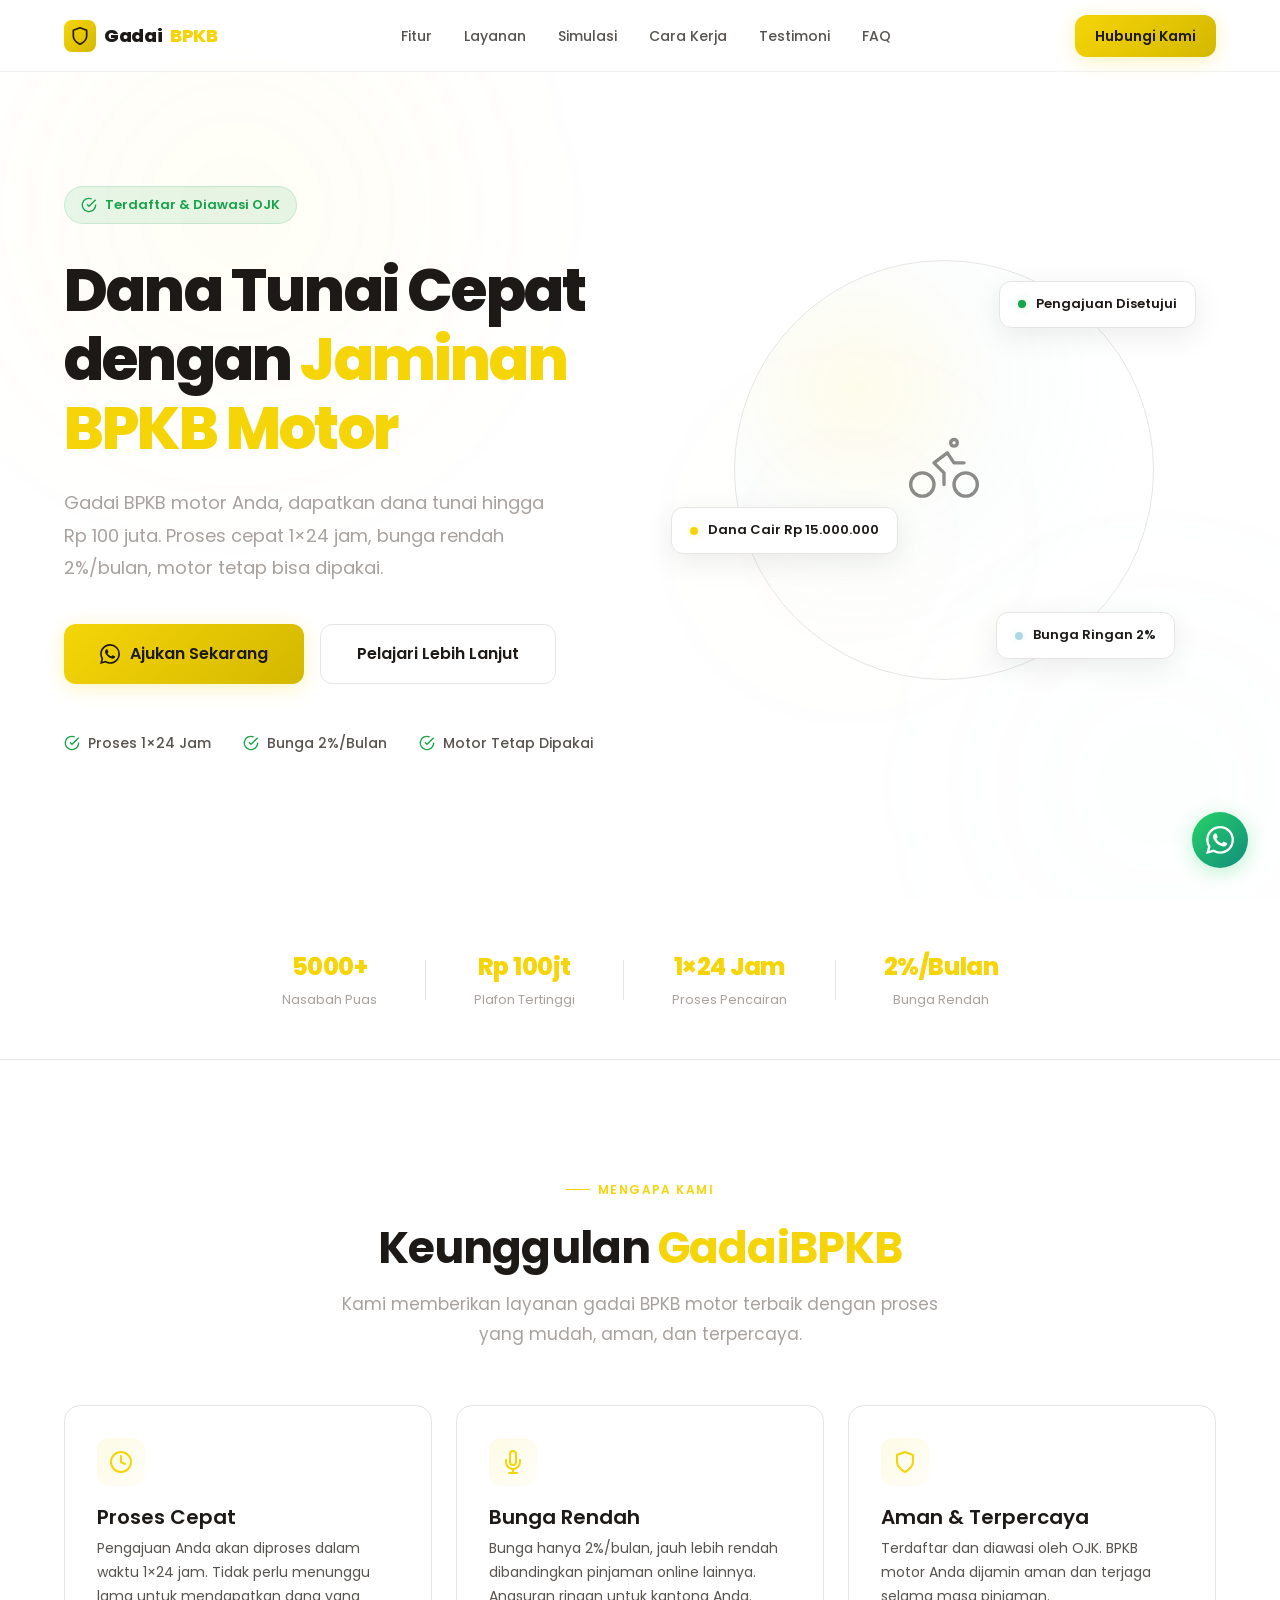
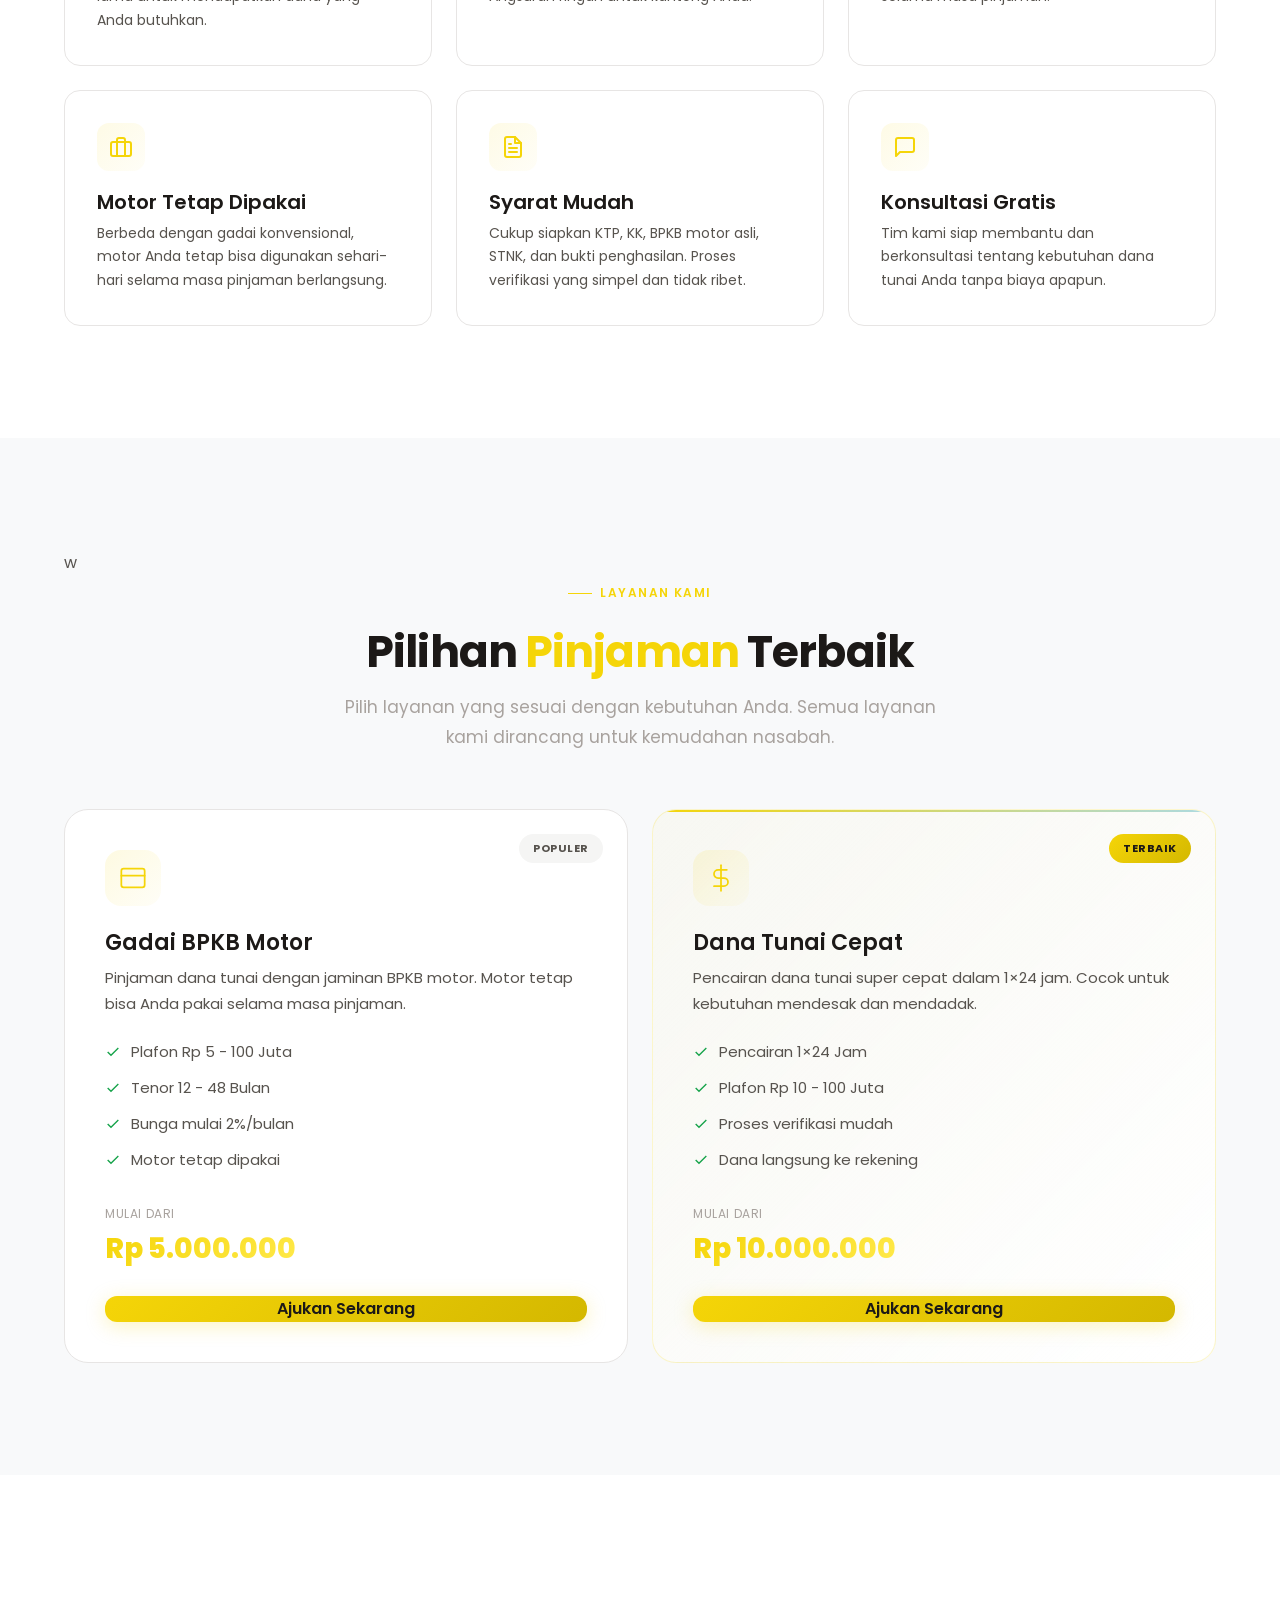
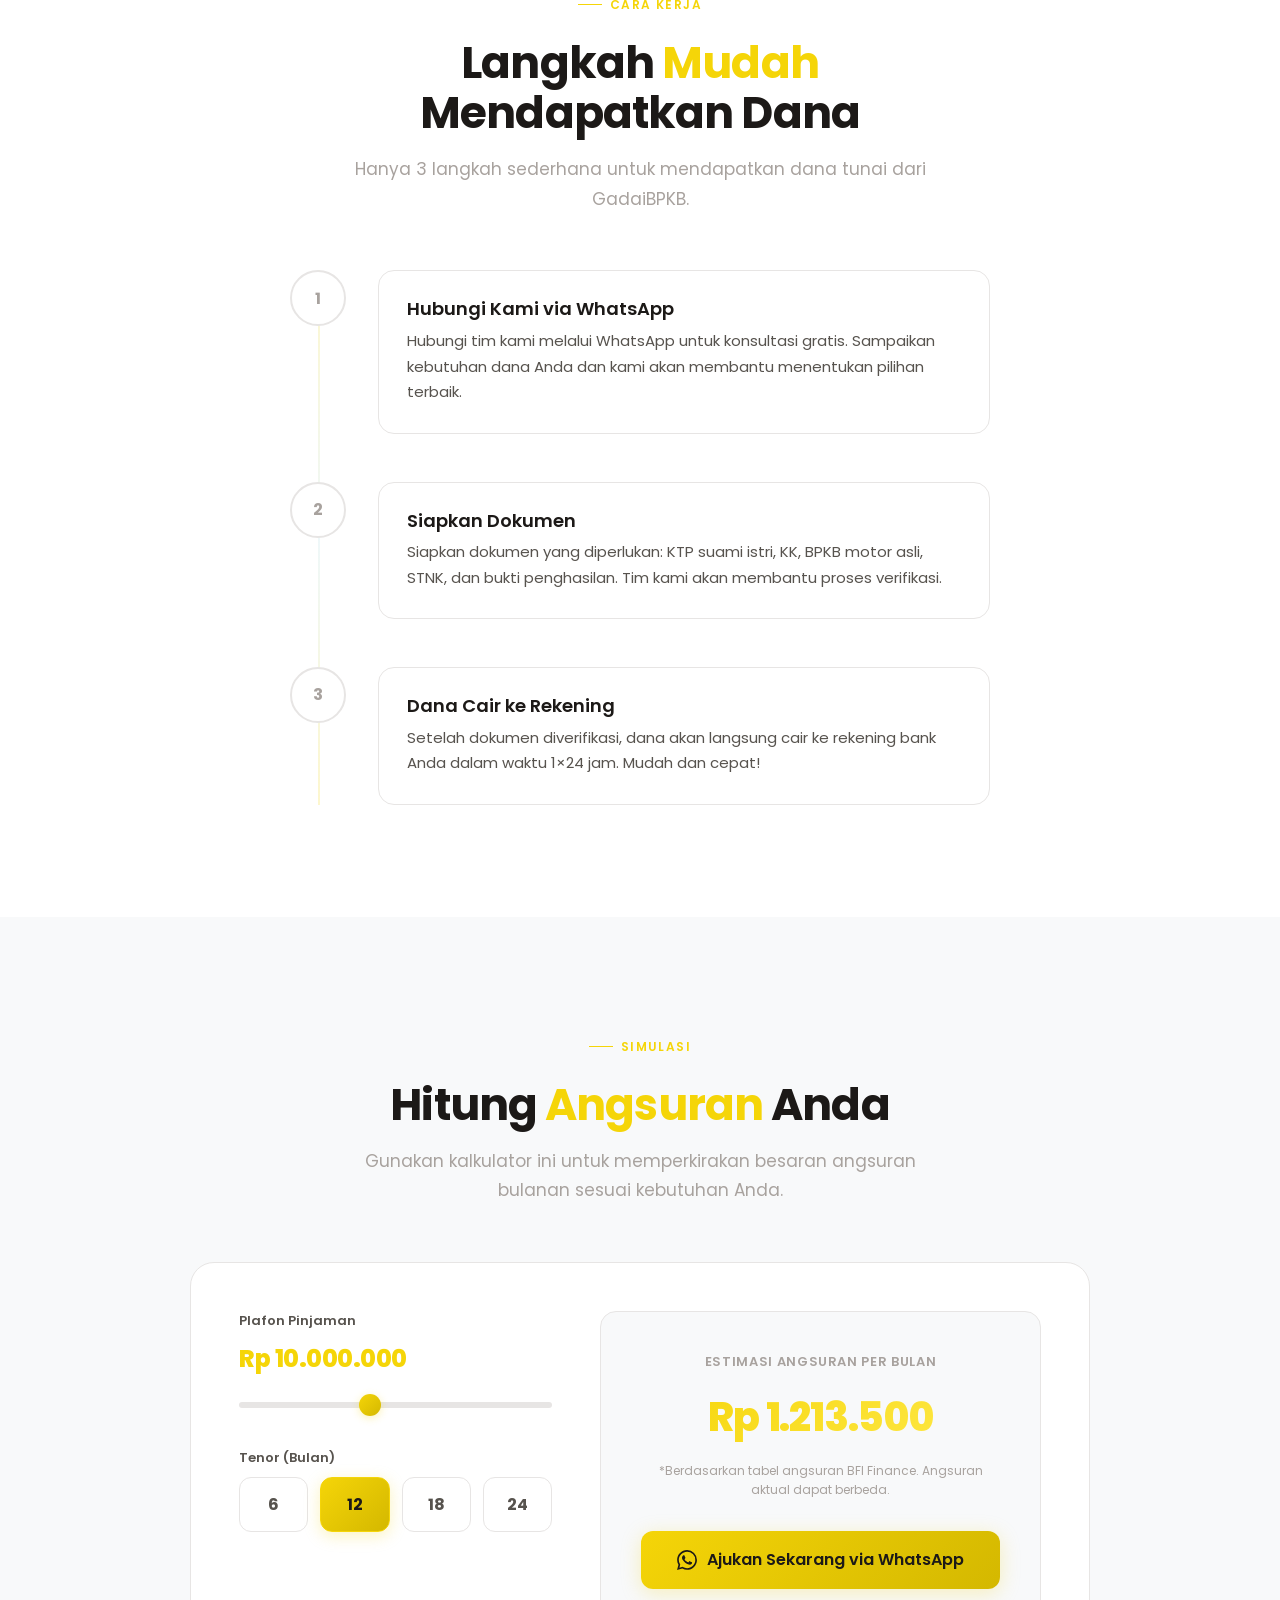
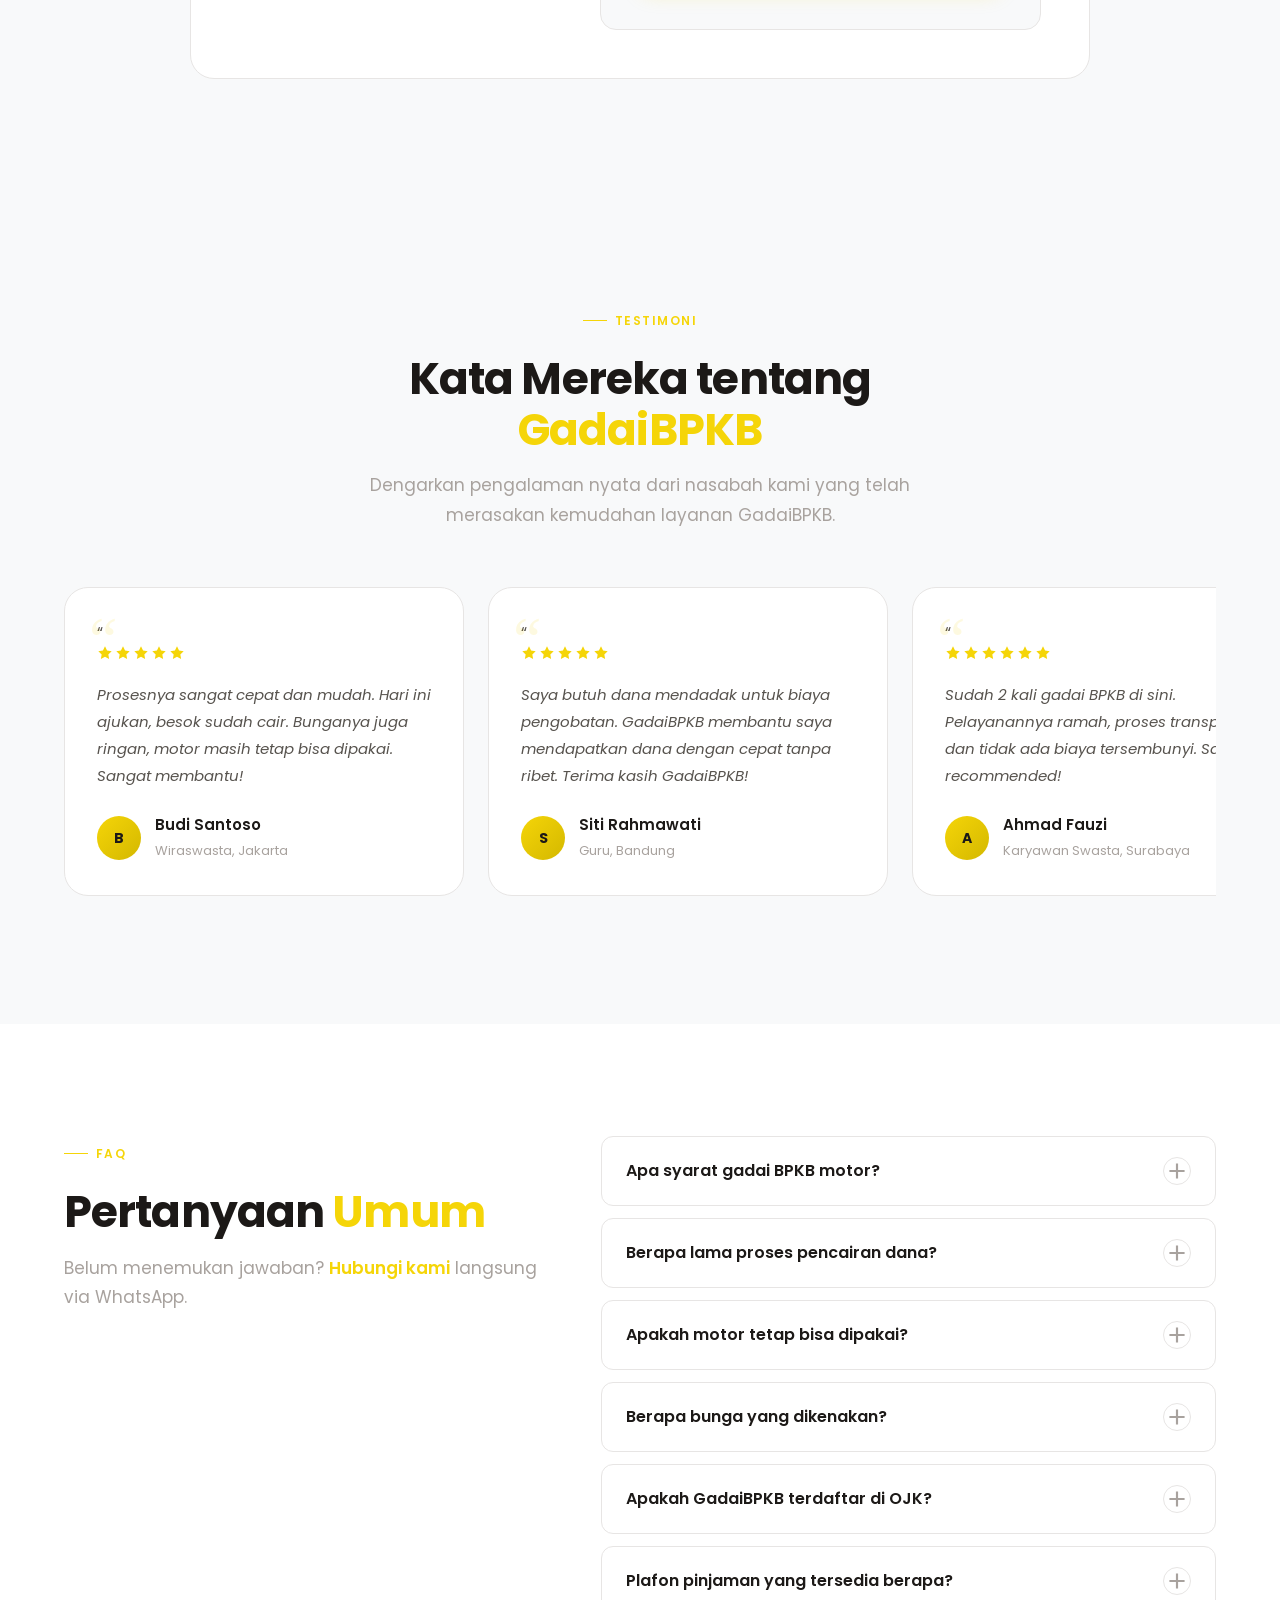
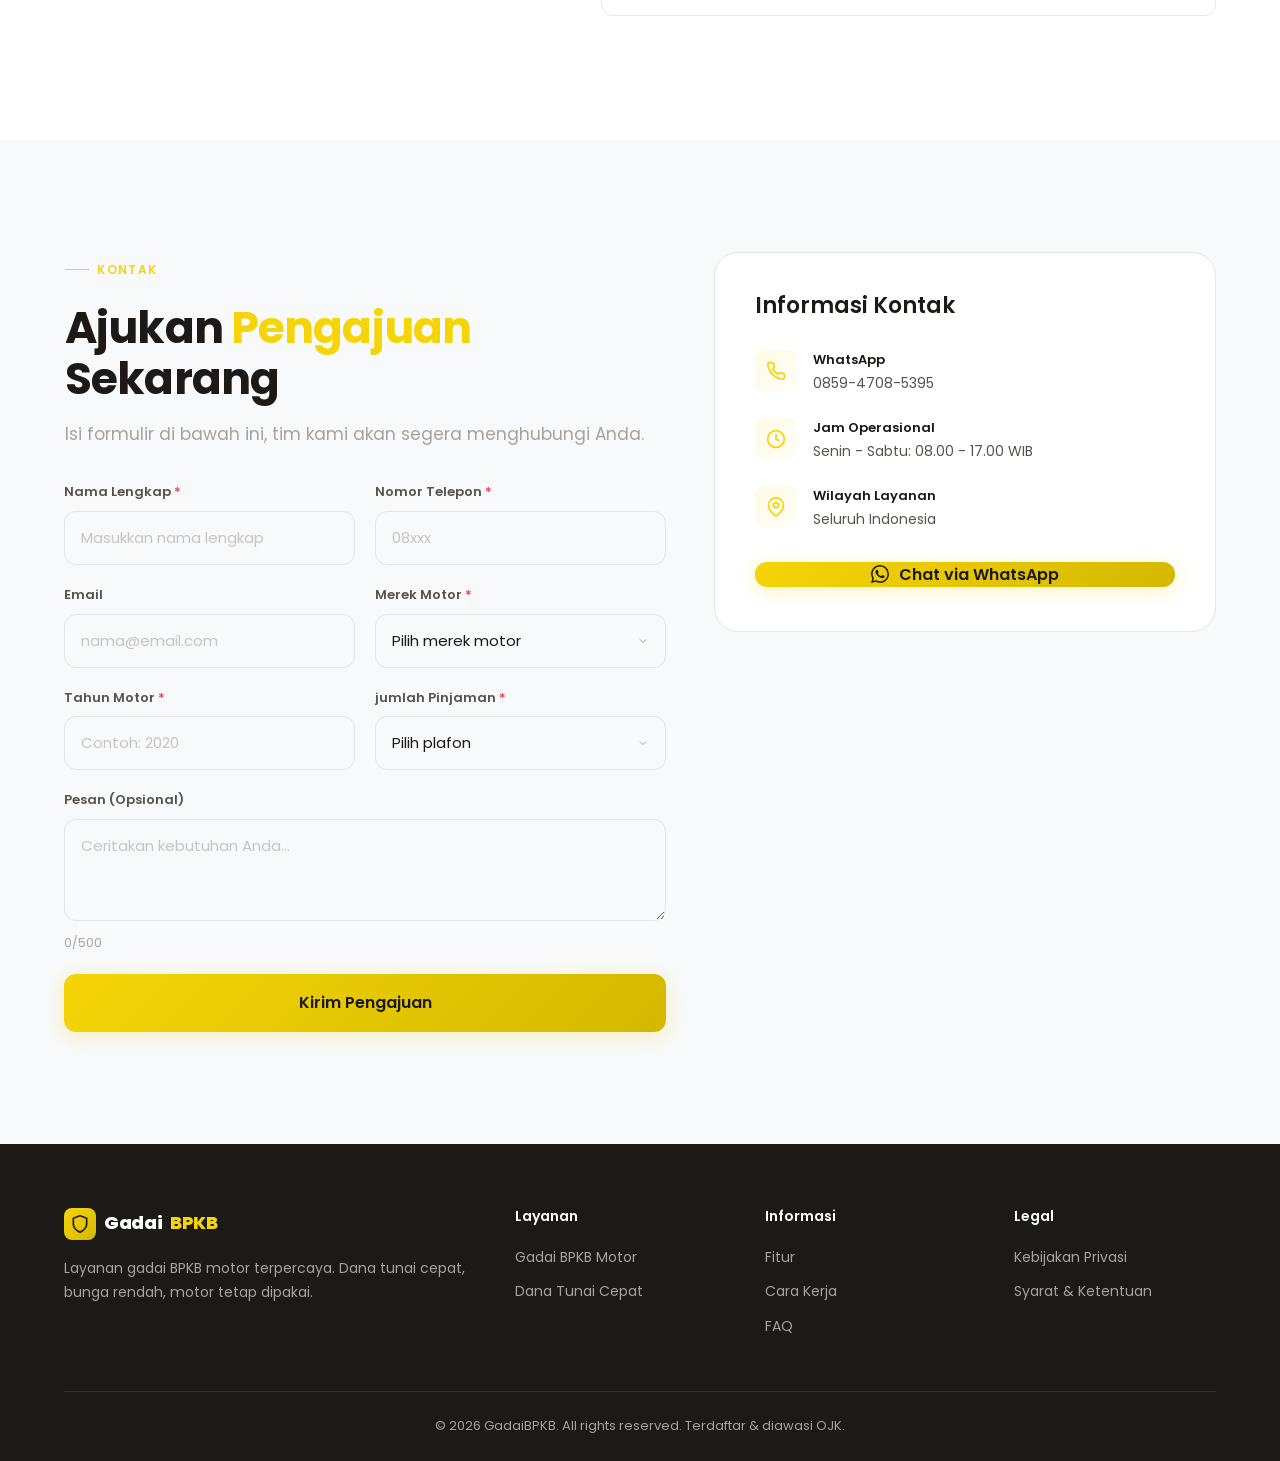
<file: index.html>
<!DOCTYPE html>
<html lang="id">
<head>
  <meta charset="UTF-8">
  <meta name="viewport" content="width=device-width, initial-scale=1.0">
  <meta name="description" content="Gadai BPKB Motor — Dana tunai cepat 1x24 jam, bunga rendah 2%/bulan, terdaftar OJK. Motor tetap bisa dipakai.">
  <link rel="icon" href="data:image/svg+xml,<svg xmlns='http://www.w3.org/2000/svg' viewBox='0 0 100 100'><text y='.9em' font-size='90'>🛡️</text></svg>">
  <title>GadaiBPKB — Dana Tunai Cepat &amp; Aman | BPKB Motor</title>
  <link rel="canonical" href="https://gadaibpkbmotoramanterpercaya.netlify.app/">

  <!-- Open Graph -->
  <meta property="og:title" content="GadaiBPKB — Dana Tunai Cepat &amp; Aman | BPKB Motor">
  <meta property="og:description" content="Gadai BPKB motor Anda, dapatkan dana tunai hingga Rp 100 juta. Proses 1×24 jam, bunga rendah 2%/bulan, motor tetap bisa dipakai.">
  <meta property="og:image" content="https://gadaibpkbmotoramanterpercaya.netlify.app/og-image.html">
  <meta property="og:url" content="https://gadaibpkbmotoramanterpercaya.netlify.app/">
  <meta property="og:type" content="website">
  <meta property="og:locale" content="id_ID">
  <meta property="og:site_name" content="GadaiBPKB">

  <!-- Twitter Card -->
  <meta name="twitter:card" content="summary_large_image">
  <meta name="twitter:title" content="GadaiBPKB — Dana Tunai Cepat &amp; Aman">
  <meta name="twitter:description" content="Gadai BPKB motor, dana tunai hingga Rp 100 juta. Proses 1×24 jam, bunga 2%/bulan.">
  <meta name="twitter:image" content="https://gadaibpkbmotoramanterpercaya.netlify.app/og-image.html">

  <!-- Structured Data -->
  <script type="application/ld+json">
  {
    "@context": "https://schema.org",
    "@type": "FinancialService",
    "name": "GadaiBPKB",
    "description": "Layanan gadai BPKB motor terpercaya. Dana tunai cepat, bunga rendah, motor tetap dipakai.",
    "url": "https://gadaibpkbmotoramanterpercaya.netlify.app",
    "telephone": "+6285947085395",
    "priceRange": "Rp 5.000.000 - Rp 100.000.000",
    "areaServed": "ID",
    "openingHoursSpecification": {
      "@type": "OpeningHoursSpecification",
      "dayOfWeek": ["Monday","Tuesday","Wednesday","Thursday","Friday","Saturday"],
      "opens": "08:00",
      "closes": "17:00"
    }
  }
  </script>

  <link rel="preconnect" href="https://fonts.googleapis.com">
  <link rel="preconnect" href="https://fonts.gstatic.com" crossorigin>
  <link href="https://fonts.googleapis.com/css2?family=Poppins:wght@400;500;600;700;800&display=swap" rel="stylesheet">
  <link rel="stylesheet" href="css/style.css">
</head>
<body>

  <!-- Preloader -->
  <div id="preloader" class="preloader">
    <div class="preloader-inner">
      <div class="preloader-icon">
        <svg width="48" height="48" viewBox="0 0 24 24" fill="none" stroke="currentColor" stroke-width="1.5" stroke-linecap="round" stroke-linejoin="round">
          <path d="M12 22s8-4 8-10V5l-8-3-8 3v7c0 6 8 10 8 10z"/>
        </svg>
      </div>
      <div class="preloader-text">GadaiBPKB</div>
      <div class="preloader-bar"><div class="preloader-bar-fill"></div></div>
    </div>
  </div>

  <!-- Scroll Progress -->
  <div id="scroll-progress" class="scroll-progress"></div>

  <!-- Navbar -->
  <nav id="navbar" class="navbar">
    <div class="container navbar-inner">
      <a href="#" class="navbar-brand">
        <span class="brand-icon">
          <svg width="20" height="20" viewBox="0 0 24 24" fill="none" stroke="currentColor" stroke-width="2" stroke-linecap="round" stroke-linejoin="round">
            <path d="M12 22s8-4 8-10V5l-8-3-8 3v7c0 6 8 10 8 10z"/>
          </svg>
        </span>
        Gadai<span class="brand-accent">BPKB</span>
      </a>
      <div class="navbar-links" id="nav-links">
        <a href="#fitur">Fitur</a>
        <a href="#layanan">Layanan</a>
        <a href="#simulasi">Simulasi</a>
        <a href="#cara-kerja">Cara Kerja</a>
        <a href="#testimoni">Testimoni</a>
        <a href="#faq">FAQ</a>
      </div>
      <a href="https://wa.me/6285947085395?text=Halo%2C%20saya%20tertarik%20dengan%20layanan%20GadaiBPKB" class="btn btn-yellow btn-sm navbar-cta" target="_blank" rel="noopener">
        Hubungi Kami
      </a>
      <button class="navbar-toggle" id="nav-toggle" aria-label="Toggle menu">
        <span></span><span></span><span></span>
      </button>
    </div>
    <!-- Mobile menu -->
    <div class="navbar-mobile" id="nav-mobile">
      <a href="#fitur">Fitur</a>
      <a href="#layanan">Layanan</a>
      <a href="#cara-kerja">Cara Kerja</a>
      <a href="#testimoni">Testimoni</a>
      <a href="#faq">FAQ</a>
      <a href="https://wa.me/6285947085395?text=Halo%2C%20saya%20tertarik%20dengan%20layanan%20GadaiBPKB" class="btn btn-yellow btn-sm btn-block" target="_blank" rel="noopener">Hubungi Kami</a>
    </div>
  </nav>

  <main>

    <!-- Hero -->
    <section class="hero">
      <div class="hero-mesh">
        <div class="mesh-blob blob-1"></div>
        <div class="mesh-blob blob-2"></div>
        <div class="mesh-blob blob-3"></div>
      </div>
      <div class="container hero-inner">
        <div class="hero-content">
          <div class="hero-badge">
            <svg width="16" height="16" viewBox="0 0 24 24" fill="none" stroke="currentColor" stroke-width="2"><path d="M22 11.08V12a10 10 0 1 1-5.93-9.14"/><polyline points="22 4 12 14.01 9 11.01"/></svg>
            Terdaftar &amp; Diawasi OJK
          </div>
          <h1 class="hero-title">Dana Tunai Cepat dengan <span class="text-yellow">Jaminan BPKB Motor</span></h1>
          <p class="hero-desc">Gadai BPKB motor Anda, dapatkan dana tunai hingga Rp 100 juta. Proses cepat 1×24 jam, bunga rendah 2%/bulan, motor tetap bisa dipakai.</p>
          <div class="hero-buttons">
            <a href="https://wa.me/6285947085395?text=Halo%2C%20saya%20ingin%20gadai%20BPKB%20motor" class="btn btn-yellow btn-lg" target="_blank" rel="noopener">
              <svg width="20" height="20" viewBox="0 0 24 24" fill="currentColor"><path d="M17.472 14.382c-.297-.149-1.758-.867-2.03-.967-.273-.099-.471-.148-.67.15-.197.297-.767.966-.94 1.164-.173.199-.347.223-.644.075-.297-.15-1.255-.463-2.39-1.475-.883-.788-1.48-1.761-1.653-2.059-.173-.297-.018-.458.13-.606.134-.133.298-.347.446-.52.149-.174.198-.298.298-.497.099-.198.05-.371-.025-.52-.075-.149-.669-1.612-.916-2.207-.242-.579-.487-.5-.669-.51-.173-.008-.371-.01-.57-.01-.198 0-.52.074-.792.372-.272.297-1.04 1.016-1.04 2.479 0 1.462 1.065 2.875 1.213 3.074.149.198 2.096 3.2 5.077 4.487.709.306 1.262.489 1.694.625.712.227 1.36.195 1.871.118.571-.085 1.758-.719 2.006-1.413.248-.694.248-1.289.173-1.413-.074-.124-.272-.198-.57-.347m-5.421 7.403h-.004a9.87 9.87 0 01-5.031-1.378l-.361-.214-3.741.982.998-3.648-.235-.374a9.86 9.86 0 01-1.51-5.26c.001-5.45 4.436-9.884 9.888-9.884 2.64 0 5.122 1.03 6.988 2.898a9.825 9.825 0 012.893 6.994c-.003 5.45-4.437 9.884-9.885 9.884m8.413-18.297A11.815 11.815 0 0012.05 0C5.495 0 .16 5.335.157 11.892c0 2.096.547 4.142 1.588 5.945L.057 24l6.305-1.654a11.882 11.882 0 005.683 1.448h.005c6.554 0 11.89-5.335 11.893-11.893a11.821 11.821 0 00-3.48-8.413z"/></svg>
              Ajukan Sekarang
            </a>
            <a href="#cara-kerja" class="btn btn-outline btn-lg">Pelajari Lebih Lanjut</a>
          </div>
          <div class="hero-trust">
            <div class="trust-item">
              <svg width="16" height="16" viewBox="0 0 24 24" fill="none" stroke="currentColor" stroke-width="2"><path d="M22 11.08V12a10 10 0 1 1-5.93-9.14"/><polyline points="22 4 12 14.01 9 11.01"/></svg>
              Proses 1×24 Jam
            </div>
            <div class="trust-item">
              <svg width="16" height="16" viewBox="0 0 24 24" fill="none" stroke="currentColor" stroke-width="2"><path d="M22 11.08V12a10 10 0 1 1-5.93-9.14"/><polyline points="22 4 12 14.01 9 11.01"/></svg>
              Bunga 2%/Bulan
            </div>
            <div class="trust-item">
              <svg width="16" height="16" viewBox="0 0 24 24" fill="none" stroke="currentColor" stroke-width="2"><path d="M22 11.08V12a10 10 0 1 1-5.93-9.14"/><polyline points="22 4 12 14.01 9 11.01"/></svg>
              Motor Tetap Dipakai
            </div>
          </div>
        </div>
        <div class="hero-visual">
          <div class="visual-container">
            <div class="visual-orb"></div>
            <div class="motorcycle-icon">
              <svg width="80" height="80" viewBox="0 0 24 24" fill="none" stroke="currentColor" stroke-width="1" stroke-linecap="round" stroke-linejoin="round" opacity="0.5">
                <circle cx="5.5" cy="17.5" r="3.5"/><circle cx="18.5" cy="17.5" r="3.5"/><path d="M15 6a1 1 0 1 0 0-2 1 1 0 0 0 0 2zm-3 11.5V14l-3-3 4-3 2 3h3"/>
              </svg>
            </div>
            <div class="float-card fc-1">
              <span class="dot dot-green"></span>
              Pengajuan Disetujui
            </div>
            <div class="float-card fc-2">
              <span class="dot dot-yellow"></span>
              Dana Cair Rp 15.000.000
            </div>
            <div class="float-card fc-3">
              <span class="dot dot-cyan"></span>
              Bunga Ringan 2%
            </div>
          </div>
        </div>
      </div>
    </section>

    <!-- Trust Bar -->
    <section class="trustbar">
      <div class="container">
        <div class="trustbar-inner">
          <div class="trustbar-item">
            <div class="trustbar-number">5000+</div>
            <div class="trustbar-label">Nasabah Puas</div>
          </div>
          <div class="trustbar-divider"></div>
          <div class="trustbar-item">
            <div class="trustbar-number">Rp 100jt</div>
            <div class="trustbar-label">Plafon Tertinggi</div>
          </div>
          <div class="trustbar-divider"></div>
          <div class="trustbar-item">
            <div class="trustbar-number">1×24 Jam</div>
            <div class="trustbar-label">Proses Pencairan</div>
          </div>
          <div class="trustbar-divider"></div>
          <div class="trustbar-item">
            <div class="trustbar-number">2%/Bulan</div>
            <div class="trustbar-label">Bunga Rendah</div>
          </div>
        </div>
      </div>
    </section>

    <!-- Features -->
    <section id="fitur" class="section">
      <div class="container">
        <div class="section-header">
          <span class="section-label"><span class="label-line"></span>Mengapa Kami</span>
          <h2>Keunggulan <span class="text-yellow">GadaiBPKB</span></h2>
          <p class="section-desc">Kami memberikan layanan gadai BPKB motor terbaik dengan proses yang mudah, aman, dan terpercaya.</p>
        </div>
        <div class="features-grid">
          <div class="feature-card reveal">
            <div class="feature-icon">
              <svg width="24" height="24" viewBox="0 0 24 24" fill="none" stroke="currentColor" stroke-width="2" stroke-linecap="round" stroke-linejoin="round"><circle cx="12" cy="12" r="10"/><polyline points="12 6 12 12 16 14"/></svg>
            </div>
            <h3>Proses Cepat</h3>
            <p>Pengajuan Anda akan diproses dalam waktu 1×24 jam. Tidak perlu menunggu lama untuk mendapatkan dana yang Anda butuhkan.</p>
          </div>
          <div class="feature-card reveal">
            <div class="feature-icon">
              <svg width="24" height="24" viewBox="0 0 24 24" fill="none" stroke="currentColor" stroke-width="2" stroke-linecap="round" stroke-linejoin="round"><path d="M12 1a3 3 0 0 0-3 3v8a3 3 0 0 0 6 0V4a3 3 0 0 0-3-3z"/><path d="M19 10v2a7 7 0 0 1-14 0v-2"/><line x1="12" y1="19" x2="12" y2="23"/><line x1="8" y1="23" x2="16" y2="23"/></svg>
            </div>
            <h3>Bunga Rendah</h3>
            <p>Bunga hanya 2%/bulan, jauh lebih rendah dibandingkan pinjaman online lainnya. Angsuran ringan untuk kantong Anda.</p>
          </div>
          <div class="feature-card reveal">
            <div class="feature-icon">
              <svg width="24" height="24" viewBox="0 0 24 24" fill="none" stroke="currentColor" stroke-width="2" stroke-linecap="round" stroke-linejoin="round"><path d="M12 22s8-4 8-10V5l-8-3-8 3v7c0 6 8 10 8 10z"/></svg>
            </div>
            <h3>Aman &amp; Terpercaya</h3>
            <p>Terdaftar dan diawasi oleh OJK. BPKB motor Anda dijamin aman dan terjaga selama masa pinjaman.</p>
          </div>
          <div class="feature-card reveal">
            <div class="feature-icon">
              <svg width="24" height="24" viewBox="0 0 24 24" fill="none" stroke="currentColor" stroke-width="2" stroke-linecap="round" stroke-linejoin="round"><rect x="2" y="7" width="20" height="14" rx="2" ry="2"/><path d="M16 21V5a2 2 0 0 0-2-2h-4a2 2 0 0 0-2 2v16"/></svg>
            </div>
            <h3>Motor Tetap Dipakai</h3>
            <p>Berbeda dengan gadai konvensional, motor Anda tetap bisa digunakan sehari-hari selama masa pinjaman berlangsung.</p>
          </div>
          <div class="feature-card reveal">
            <div class="feature-icon">
              <svg width="24" height="24" viewBox="0 0 24 24" fill="none" stroke="currentColor" stroke-width="2" stroke-linecap="round" stroke-linejoin="round"><path d="M14 2H6a2 2 0 0 0-2 2v16a2 2 0 0 0 2 2h12a2 2 0 0 0 2-2V8z"/><polyline points="14 2 14 8 20 8"/><line x1="16" y1="13" x2="8" y2="13"/><line x1="16" y1="17" x2="8" y2="17"/><polyline points="10 9 9 9 8 9"/></svg>
            </div>
            <h3>Syarat Mudah</h3>
            <p>Cukup siapkan KTP, KK, BPKB motor asli, STNK, dan bukti penghasilan. Proses verifikasi yang simpel dan tidak ribet.</p>
          </div>
          <div class="feature-card reveal">
            <div class="feature-icon">
              <svg width="24" height="24" viewBox="0 0 24 24" fill="none" stroke="currentColor" stroke-width="2" stroke-linecap="round" stroke-linejoin="round"><path d="M21 15a2 2 0 0 1-2 2H7l-4 4V5a2 2 0 0 1 2-2h14a2 2 0 0 1 2 2z"/></svg>
            </div>
            <h3>Konsultasi Gratis</h3>
            <p>Tim kami siap membantu dan berkonsultasi tentang kebutuhan dana tunai Anda tanpa biaya apapun.</p>
          </div>
        </div>
      </div>
    </section>

    <!-- Services -->
    <section id="layanan" class="section section-alt">
      <div class="container">w
        <div class="section-header">
          <span class="section-label"><span class="label-line"></span>Layanan Kami</span>
          <h2>Pilihan <span class="text-yellow">Pinjaman</span> Terbaik</h2>
          <p class="section-desc">Pilih layanan yang sesuai dengan kebutuhan Anda. Semua layanan kami dirancang untuk kemudahan nasabah.</p>
        </div>
        <div class="services-grid">
          <div class="service-card reveal">
            <div class="service-badge">Populer</div>
            <div class="service-icon">
              <svg width="28" height="28" viewBox="0 0 24 24" fill="none" stroke="currentColor" stroke-width="1.5" stroke-linecap="round" stroke-linejoin="round"><rect x="2" y="4" width="20" height="16" rx="2"/><path d="M2 10h20"/></svg>
            </div>
            <h3>Gadai BPKB Motor</h3>
            <p class="service-desc">Pinjaman dana tunai dengan jaminan BPKB motor. Motor tetap bisa Anda pakai selama masa pinjaman.</p>
            <ul class="service-features">
              <li><svg width="16" height="16" viewBox="0 0 24 24" fill="none" stroke="currentColor" stroke-width="2"><polyline points="20 6 9 17 4 12"/></svg>Plafon Rp 5 - 100 Juta</li>
              <li><svg width="16" height="16" viewBox="0 0 24 24" fill="none" stroke="currentColor" stroke-width="2"><polyline points="20 6 9 17 4 12"/></svg>Tenor 12 - 48 Bulan</li>
              <li><svg width="16" height="16" viewBox="0 0 24 24" fill="none" stroke="currentColor" stroke-width="2"><polyline points="20 6 9 17 4 12"/></svg>Bunga mulai 2%/bulan</li>
              <li><svg width="16" height="16" viewBox="0 0 24 24" fill="none" stroke="currentColor" stroke-width="2"><polyline points="20 6 9 17 4 12"/></svg>Motor tetap dipakai</li>
            </ul>
            <div class="service-price">
              <span class="price-label">Mulai dari</span>
              <span class="price-value">Rp 5.000.000</span>
            </div>
            <a href="https://wa.me/6285947085395?text=Halo%2C%20saya%20ingin%20gadai%20BPKB%20motor" class="btn btn-yellow btn-block" target="_blank" rel="noopener">Ajukan Sekarang</a>
          </div>
          <div class="service-card featured reveal">
            <div class="service-badge badge-yellow">Terbaik</div>
            <div class="service-icon">
              <svg width="28" height="28" viewBox="0 0 24 24" fill="none" stroke="currentColor" stroke-width="1.5" stroke-linecap="round" stroke-linejoin="round"><line x1="12" y1="1" x2="12" y2="23"/><path d="M17 5H9.5a3.5 3.5 0 0 0 0 7h5a3.5 3.5 0 0 1 0 7H6"/></svg>
            </div>
            <h3>Dana Tunai Cepat</h3>
            <p class="service-desc">Pencairan dana tunai super cepat dalam 1×24 jam. Cocok untuk kebutuhan mendesak dan mendadak.</p>
            <ul class="service-features">
              <li><svg width="16" height="16" viewBox="0 0 24 24" fill="none" stroke="currentColor" stroke-width="2"><polyline points="20 6 9 17 4 12"/></svg>Pencairan 1×24 Jam</li>
              <li><svg width="16" height="16" viewBox="0 0 24 24" fill="none" stroke="currentColor" stroke-width="2"><polyline points="20 6 9 17 4 12"/></svg>Plafon Rp 10 - 100 Juta</li>
              <li><svg width="16" height="16" viewBox="0 0 24 24" fill="none" stroke="currentColor" stroke-width="2"><polyline points="20 6 9 17 4 12"/></svg>Proses verifikasi mudah</li>
              <li><svg width="16" height="16" viewBox="0 0 24 24" fill="none" stroke="currentColor" stroke-width="2"><polyline points="20 6 9 17 4 12"/></svg>Dana langsung ke rekening</li>
            </ul>
            <div class="service-price">
              <span class="price-label">Mulai dari</span>
              <span class="price-value">Rp 10.000.000</span>
            </div>
            <a href="https://wa.me/6285947085395?text=Halo%2C%20saya%20ingin%20dana%20tunai%20cepat" class="btn btn-yellow btn-block" target="_blank" rel="noopener">Ajukan Sekarang</a>
          </div>
        </div>
      </div>
    </section>

    <!-- How It Works -->
    <section id="cara-kerja" class="section">
      <div class="container">
        <div class="section-header">
          <span class="section-label"><span class="label-line"></span>Cara Kerja</span>
          <h2>Langkah <span class="text-yellow">Mudah</span> Mendapatkan Dana</h2>
          <p class="section-desc">Hanya 3 langkah sederhana untuk mendapatkan dana tunai dari GadaiBPKB.</p>
        </div>
        <div class="timeline">
          <div class="timeline-line"></div>
          <div class="timeline-item reveal">
            <div class="timeline-marker">
              <span class="step-num">1</span>
            </div>
            <div class="timeline-content">
              <h3>Hubungi Kami via WhatsApp</h3>
              <p>Hubungi tim kami melalui WhatsApp untuk konsultasi gratis. Sampaikan kebutuhan dana Anda dan kami akan membantu menentukan pilihan terbaik.</p>
            </div>
          </div>
          <div class="timeline-item reveal">
            <div class="timeline-marker">
              <span class="step-num">2</span>
            </div>
            <div class="timeline-content">
              <h3>Siapkan Dokumen</h3>
              <p>Siapkan dokumen yang diperlukan: KTP suami istri, KK, BPKB motor asli, STNK, dan bukti penghasilan. Tim kami akan membantu proses verifikasi.</p>
            </div>
          </div>
          <div class="timeline-item reveal">
            <div class="timeline-marker">
              <span class="step-num">3</span>
            </div>
            <div class="timeline-content">
              <h3>Dana Cair ke Rekening</h3>
              <p>Setelah dokumen diverifikasi, dana akan langsung cair ke rekening bank Anda dalam waktu 1×24 jam. Mudah dan cepat!</p>
            </div>
          </div>
        </div>
      </div>
    </section>

    <!-- Simulasi Kalkulator -->
    <section id="simulasi" class="section section-alt">
      <div class="container">
        <div class="section-header">
          <span class="section-label"><span class="label-line"></span>Simulasi</span>
          <h2>Hitung <span class="text-yellow">Angsuran</span> Anda</h2>
          <p class="section-desc">Gunakan kalkulator ini untuk memperkirakan besaran angsuran bulanan sesuai kebutuhan Anda.</p>
        </div>
        <div class="calculator-card reveal">
          <div class="calc-inputs">
            <div class="calc-group">
              <label for="calc-plafon">Plafon Pinjaman</label>
              <div class="calc-value" id="calc-plafon-val">Rp 10.000.000</div>
              <input type="range" id="calc-plafon" min="3000000" max="20000000" step="500000" value="10000000">
            </div>
            <div class="calc-group">
              <label>Tenor (Bulan)</label>
              <div class="calc-tenor-btns" id="calc-tenor-btns">
                <button type="button" class="calc-tenor-btn" data-tenor="6">6</button>
                <button type="button" class="calc-tenor-btn active" data-tenor="12">12</button>
                <button type="button" class="calc-tenor-btn" data-tenor="18">18</button>
                <button type="button" class="calc-tenor-btn" data-tenor="24">24</button>
              </div>
            </div>
          </div>
          <div class="calc-result">
            <div class="calc-result-label">Estimasi Angsuran per Bulan</div>
            <div class="calc-result-value" id="calc-result">Rp 1.213.500</div>
            <div class="calc-result-note">*Berdasarkan tabel angsuran BFI Finance. Angsuran aktual dapat berbeda.</div>
            <a href="https://wa.me/6285947085395?text=Halo%2C%20saya%20ingin%20simulasi%20gadai%20BPKB" class="btn btn-yellow btn-lg btn-block" target="_blank" rel="noopener">
              <svg width="20" height="20" viewBox="0 0 24 24" fill="currentColor"><path d="M17.472 14.382c-.297-.149-1.758-.867-2.03-.967-.273-.099-.471-.148-.67.15-.197.297-.767.966-.94 1.164-.173.199-.347.223-.644.075-.297-.15-1.255-.463-2.39-1.475-.883-.788-1.48-1.761-1.653-2.059-.173-.297-.018-.458.13-.606.134-.133.298-.347.446-.52.149-.174.198-.298.298-.497.099-.198.05-.371-.025-.52-.075-.149-.669-1.612-.916-2.207-.242-.579-.487-.5-.669-.51-.173-.008-.371-.01-.57-.01-.198 0-.52.074-.792.372-.272.297-1.04 1.016-1.04 2.479 0 1.462 1.065 2.875 1.213 3.074.149.198 2.096 3.2 5.077 4.487.709.306 1.262.489 1.694.625.712.227 1.36.195 1.871.118.571-.085 1.758-.719 2.006-1.413.248-.694.248-1.289.173-1.413-.074-.124-.272-.198-.57-.347m-5.421 7.403h-.004a9.87 9.87 0 01-5.031-1.378l-.361-.214-3.741.982.998-3.648-.235-.374a9.86 9.86 0 01-1.51-5.26c.001-5.45 4.436-9.884 9.888-9.884 2.64 0 5.122 1.03 6.988 2.898a9.825 9.825 0 012.893 6.994c-.003 5.45-4.437 9.884-9.885 9.884m8.413-18.297A11.815 11.815 0 0012.05 0C5.495 0 .16 5.335.157 11.892c0 2.096.547 4.142 1.588 5.945L.057 24l6.305-1.654a11.882 11.882 0 005.683 1.448h.005c6.554 0 11.89-5.335 11.893-11.893a11.821 11.821 0 00-3.48-8.413z"/></svg>
              Ajukan Sekarang via WhatsApp
            </a>
          </div>
        </div>
      </div>
    </section>

    <!-- Testimonials -->
    <section id="testimoni" class="section section-alt">
      <div class="container">
        <div class="section-header">
          <span class="section-label"><span class="label-line"></span>Testimoni</span>
          <h2>Kata Mereka tentang <span class="text-yellow">GadaiBPKB</span></h2>
          <p class="section-desc">Dengarkan pengalaman nyata dari nasabah kami yang telah merasakan kemudahan layanan GadaiBPKB.</p>
        </div>
        <div class="testimonials-scroll" id="testi-scroll">
          <div class="testimonial-card reveal">
            <div class="testimonial-quote">&ldquo;</div>
            <div class="testimonial-stars">
              <svg width="16" height="16" viewBox="0 0 24 24" fill="currentColor"><polygon points="12 2 15.09 8.26 22 9.27 17 14.14 18.18 21.02 12 17.77 5.82 21.02 7 14.14 2 9.27 8.91 8.26 12 2"/></svg>
              <svg width="16" height="16" viewBox="0 0 24 24" fill="currentColor"><polygon points="12 2 15.09 8.26 22 9.27 17 14.14 18.18 21.02 12 17.77 5.82 21.02 7 14.14 2 9.27 8.91 8.26 12 2"/></svg>
              <svg width="16" height="16" viewBox="0 0 24 24" fill="currentColor"><polygon points="12 2 15.09 8.26 22 9.27 17 14.14 18.18 21.02 12 17.77 5.82 21.02 7 14.14 2 9.27 8.91 8.26 12 2"/></svg>
              <svg width="16" height="16" viewBox="0 0 24 24" fill="currentColor"><polygon points="12 2 15.09 8.26 22 9.27 17 14.14 18.18 21.02 12 17.77 5.82 21.02 7 14.14 2 9.27 8.91 8.26 12 2"/></svg>
              <svg width="16" height="16" viewBox="0 0 24 24" fill="currentColor"><polygon points="12 2 15.09 8.26 22 9.27 17 14.14 18.18 21.02 12 17.77 5.82 21.02 7 14.14 2 9.27 8.91 8.26 12 2"/></svg>
            </div>
            <p class="testimonial-text">Prosesnya sangat cepat dan mudah. Hari ini ajukan, besok sudah cair. Bunganya juga ringan, motor masih tetap bisa dipakai. Sangat membantu!</p>
            <div class="testimonial-author">
              <div class="avatar">B</div>
              <div>
                <span class="author-name">Budi Santoso</span>
                <span class="author-role">Wiraswasta, Jakarta</span>
              </div>
            </div>
          </div>
          <div class="testimonial-card reveal">
            <div class="testimonial-quote">&ldquo;</div>
            <div class="testimonial-stars">
              <svg width="16" height="16" viewBox="0 0 24 24" fill="currentColor"><polygon points="12 2 15.09 8.26 22 9.27 17 14.14 18.18 21.02 12 17.77 5.82 21.02 7 14.14 2 9.27 8.91 8.26 12 2"/></svg>
              <svg width="16" height="16" viewBox="0 0 24 24" fill="currentColor"><polygon points="12 2 15.09 8.26 22 9.27 17 14.14 18.18 21.02 12 17.77 5.82 21.02 7 14.14 2 9.27 8.91 8.26 12 2"/></svg>
              <svg width="16" height="16" viewBox="0 0 24 24" fill="currentColor"><polygon points="12 2 15.09 8.26 22 9.27 17 14.14 18.18 21.02 12 17.77 5.82 21.02 7 14.14 2 9.27 8.91 8.26 12 2"/></svg>
              <svg width="16" height="16" viewBox="0 0 24 24" fill="currentColor"><polygon points="12 2 15.09 8.26 22 9.27 17 14.14 18.18 21.02 12 17.77 5.82 21.02 7 14.14 2 9.27 8.91 8.26 12 2"/></svg>
              <svg width="16" height="16" viewBox="0 0 24 24" fill="currentColor"><polygon points="12 2 15.09 8.26 22 9.27 17 14.14 18.18 21.02 12 17.77 5.82 21.02 7 14.14 2 9.27 8.91 8.26 12 2"/></svg>
            </div>
            <p class="testimonial-text">Saya butuh dana mendadak untuk biaya pengobatan. GadaiBPKB membantu saya mendapatkan dana dengan cepat tanpa ribet. Terima kasih GadaiBPKB!</p>
            <div class="testimonial-author">
              <div class="avatar">S</div>
              <div>
                <span class="author-name">Siti Rahmawati</span>
                <span class="author-role">Guru, Bandung</span>
              </div>
            </div>
          </div>
          <div class="testimonial-card reveal">
            <div class="testimonial-quote">&ldquo;</div>
            <div class="testimonial-stars">
              <svg width="16" height="16" viewBox="0 0 24 24" fill="currentColor"><polygon points="12 2 15.09 8.26 22 9.27 17 14.14 18.18 21.02 12 17.77 5.82 21.02 7 14.14 2 9.27 8.91 8.26 12 2"/></svg>
              <svg width="16" height="16" viewBox="0 0 24 24" fill="currentColor"><polygon points="12 2 15.09 8.26 22 9.27 17 14.14 18.18 21.02 12 17.77 5.82 21.02 7 14.14 2 9.27 8.91 8.26 12 2"/></svg>
              <svg width="16" height="16" viewBox="0 0 24 24" fill="currentColor"><polygon points="12 2 15.09 8.26 22 9.27 17 14.14 18.18 21.02 12 17.77 5.82 21.02 7 14.14 2 9.27 8.91 8.26 12 2"/></svg>
              <svg width="16" height="16" viewBox="0 0 24 24" fill="currentColor"><polygon points="12 2 15.09 8.26 22 9.27 17 14.14 18.18 21.02 12 17.77 5.82 21.02 7 14.14 2 9.27 8.91 8.26 12 2"/></svg>
              <svg width="16" height="16" viewBox="0 0 24 24" fill="currentColor"><polygon points="12 2 15.09 8.26 22 9.27 17 14.14 18.18 21.02 12 17.77 5.82 21.02 7 14.14 2 9.27 8.91 8.26 12 2"/></svg>
              <svg width="16" height="16" viewBox="0 0 24 24" fill="currentColor"><polygon points="12 2 15.09 8.26 22 9.27 17 14.14 18.18 21.02 12 17.77 5.82 21.02 7 14.14 2 9.27 8.91 8.26 12 2"/></svg>
            </div>
            <p class="testimonial-text">Sudah 2 kali gadai BPKB di sini. Pelayanannya ramah, proses transparan, dan tidak ada biaya tersembunyi. Sangat recommended!</p>
            <div class="testimonial-author">
              <div class="avatar">A</div>
              <div>
                <span class="author-name">Ahmad Fauzi</span>
                <span class="author-role">Karyawan Swasta, Surabaya</span>
              </div>
            </div>
          </div>
          <div class="testimonial-card reveal">
            <div class="testimonial-quote">&ldquo;</div>
            <div class="testimonial-stars">
              <svg width="16" height="16" viewBox="0 0 24 24" fill="currentColor"><polygon points="12 2 15.09 8.26 22 9.27 17 14.14 18.18 21.02 12 17.77 5.82 21.02 7 14.14 2 9.27 8.91 8.26 12 2"/></svg>
              <svg width="16" height="16" viewBox="0 0 24 24" fill="currentColor"><polygon points="12 2 15.09 8.26 22 9.27 17 14.14 18.18 21.02 12 17.77 5.82 21.02 7 14.14 2 9.27 8.91 8.26 12 2"/></svg>
              <svg width="16" height="16" viewBox="0 0 24 24" fill="currentColor"><polygon points="12 2 15.09 8.26 22 9.27 17 14.14 18.18 21.02 12 17.77 5.82 21.02 7 14.14 2 9.27 8.91 8.26 12 2"/></svg>
              <svg width="16" height="16" viewBox="0 0 24 24" fill="currentColor"><polygon points="12 2 15.09 8.26 22 9.27 17 14.14 18.18 21.02 12 17.77 5.82 21.02 7 14.14 2 9.27 8.91 8.26 12 2"/></svg>
              <svg width="16" height="16" viewBox="0 0 24 24" fill="currentColor"><polygon points="12 2 15.09 8.26 22 9.27 17 14.14 18.18 21.02 12 17.77 5.82 21.02 7 14.14 2 9.27 8.91 8.26 12 2"/></svg>
              <svg width="16" height="16" viewBox="0 0 24 24" fill="currentColor"><polygon points="12 2 15.09 8.26 22 9.27 17 14.14 18.18 21.02 12 17.77 5.82 21.02 7 14.14 2 9.27 8.91 8.26 12 2"/></svg>
            </div>
            <p class="testimonial-text">Awalnya ragu, tapi setelah coba ternyata prosesnya mudah sekali. Timnya juga responsif dan menjelaskan semuanya dengan jelas. Puas!</p>
            <div class="testimonial-author">
              <div class="avatar">R</div>
              <div>
                <span class="author-name">Rina Wulandari</span>
                <span class="author-role">Pedagang, Yogyakarta</span>
              </div>
            </div>
          </div>
        </div>
      </div>
    </section>

    <!-- FAQ -->
    <section id="faq" class="section">
      <div class="container">
        <div class="faq-layout">
          <div class="faq-header">
            <span class="section-label"><span class="label-line"></span>FAQ</span>
            <h2>Pertanyaan <span class="text-yellow">Umum</span></h2>
            <p class="section-desc">Belum menemukan jawaban? <a href="https://wa.me/6285947085395?text=Halo%2C%20saya%20punya%20pertanyaan" target="_blank" rel="noopener">Hubungi kami</a> langsung via WhatsApp.</p>
          </div>
          <div class="faq-list">
            <div class="faq-item">
              <button class="faq-trigger">
                <span>Apa syarat gadai BPKB motor?</span>
                <svg width="20" height="20" viewBox="0 0 24 24" fill="none" stroke="currentColor" stroke-width="2"><line x1="12" y1="5" x2="12" y2="19"/><line x1="5" y1="12" x2="19" y2="12"/></svg>
              </button>
              <div class="faq-content">
                <div class="faq-body">
                  <p>Syarat yang perlu Anda siapkan:</p>
                  <ul>
                    <li>KTP suami istri</li>
                    <li>Kartu Keluarga (KK)</li>
                    <li>BPKB motor asli</li>
                    <li>STNK masih berlaku</li>
                    <li>Bukti penghasilan (slip gaji/SLIP)</li>
                    <li>Motor tahun minimal 2013</li>
                  </ul>
                </div>
              </div>
            </div>
            <div class="faq-item">
              <button class="faq-trigger">
                <span>Berapa lama proses pencairan dana?</span>
                <svg width="20" height="20" viewBox="0 0 24 24" fill="none" stroke="currentColor" stroke-width="2"><line x1="12" y1="5" x2="12" y2="19"/><line x1="5" y1="12" x2="19" y2="12"/></svg>
              </button>
              <div class="faq-content">
                <div class="faq-body">
                  <p>Proses pencairan dana hanya membutuhkan waktu 1×24 jam setelah dokumen Anda diverifikasi dan disetujui. Dana akan langsung ditransfer ke rekening bank Anda.</p>
                </div>
              </div>
            </div>
            <div class="faq-item">
              <button class="faq-trigger">
                <span>Apakah motor tetap bisa dipakai?</span>
                <svg width="20" height="20" viewBox="0 0 24 24" fill="none" stroke="currentColor" stroke-width="2"><line x1="12" y1="5" x2="12" y2="19"/><line x1="5" y1="12" x2="19" y2="12"/></svg>
              </button>
              <div class="faq-content">
                <div class="faq-body">
                  <p>Ya, motor Anda tetap bisa digunakan sehari-hari selama masa pinjaman berlangsung. BPKB motor hanya dijadikan jaminan, bukan motor itu sendiri.</p>
                </div>
              </div>
            </div>
            <div class="faq-item">
              <button class="faq-trigger">
                <span>Berapa bunga yang dikenakan?</span>
                <svg width="20" height="20" viewBox="0 0 24 24" fill="none" stroke="currentColor" stroke-width="2"><line x1="12" y1="5" x2="12" y2="19"/><line x1="5" y1="12" x2="19" y2="12"/></svg>
              </button>
              <div class="faq-content">
                <div class="faq-body">
                  <p>Bunga yang kami kenakan mulai dari 2%/bulan, sangat ringan dibandingkan pinjaman online lainnya. Besaran bunga bisa berbeda tergantung plafon dan tenor pinjaman.</p>
                </div>
              </div>
            </div>
            <div class="faq-item">
              <button class="faq-trigger">
                <span>Apakah GadaiBPKB terdaftar di OJK?</span>
                <svg width="20" height="20" viewBox="0 0 24 24" fill="none" stroke="currentColor" stroke-width="2"><line x1="12" y1="5" x2="12" y2="19"/><line x1="5" y1="12" x2="19" y2="12"/></svg>
              </button>
              <div class="faq-content">
                <div class="faq-body">
                  <p>Ya, GadaiBPKB telah terdaftar dan diawasi oleh Otoritas Jasa Keuangan (OJK). Anda tidak perlu khawatir karena layanan kami aman dan terpercaya sesuai regulasi yang berlaku.</p>
                </div>
              </div>
            </div>
            <div class="faq-item">
              <button class="faq-trigger">
                <span>Plafon pinjaman yang tersedia berapa?</span>
                <svg width="20" height="20" viewBox="0 0 24 24" fill="none" stroke="currentColor" stroke-width="2"><line x1="12" y1="5" x2="12" y2="19"/><line x1="5" y1="12" x2="19" y2="12"/></svg>
              </button>
              <div class="faq-content">
                <div class="faq-body">
                  <p>Kami menyediakan plafon pinjaman mulai dari Rp 5.000.000 hingga Rp 100.000.000. Besaran plafon tergantung pada tahun, merek, dan kondisi motor Anda.</p>
                </div>
              </div>
            </div>
          </div>
        </div>
      </div>
    </section>

    <!-- Contact -->
    <section id="kontak" class="section section-alt">
      <div class="container">
        <div class="contact-layout">
          <div class="contact-form-wrap">
            <div class="section-header">
              <span class="section-label"><span class="label-line"></span>Kontak</span>
              <h2>Ajukan <span class="text-yellow">Pengajuan</span> Sekarang</h2>
              <p class="section-desc">Isi formulir di bawah ini, tim kami akan segera menghubungi Anda.</p>
            </div>
            <form id="contact-form" name="pengajuan" method="POST" data-netlify="true" netlify-honeypot="bot-field" action="thank-you.html">
              <input type="hidden" name="form-name" value="pengajuan">
              <p class="hidden" style="display:none">
                <label>Jangan isi: <input name="bot-field"></label>
              </p>
              <div class="form-row">
                <div class="form-group">
                  <label for="nama">Nama Lengkap <span class="required">*</span></label>
                  <input type="text" id="nama" name="nama" placeholder="Masukkan nama lengkap" required>
                  <span class="error-msg"></span>
                </div>
                <div class="form-group">
                  <label for="telepon">Nomor Telepon <span class="required">*</span></label>
                  <input type="tel" id="telepon" name="telepon" placeholder="08xxx" required>
                  <span class="error-msg"></span>
                </div>
              </div>
              <div class="form-row">
                <div class="form-group">
                  <label for="email">Email</label>
                  <input type="email" id="email" name="email" placeholder="nama@email.com">
                  <span class="error-msg"></span>
                </div>
                <div class="form-group">
                  <label for="motor">Merek Motor <span class="required">*</span></label>
                  <select id="motor" name="motor" required>
                    <option value="">Pilih merek motor</option>
                    <option>Honda</option>
                    <option>Yamaha</option>
                    <option>Suzuki</option>
                    <option>Kawasaki</option>
                    <option>Harley Davidson</option>
                    <option>TVS</option>
                    <option>Viar</option>
                    <option>Lainnya</option>
                  </select>
                  <span class="error-msg"></span>
                </div>
              </div>
              <div class="form-row">
                <div class="form-group">
                  <label for="tahun">Tahun Motor <span class="required">*</span></label>
                  <input type="number" id="tahun" name="tahun" placeholder="Contoh: 2020" min="2013" max="2026" required>
                  <span class="error-msg"></span>
                </div>
                <div class="form-group">
                  <label for="pinjaman"> jumlah Pinjaman <span class="required">*</span></label>
                  <select id="pinjaman" name="pinjaman" required>
                    <option value="">Pilih plafon</option>
                    <option>Rp 5.000.000 - Rp 10.000.000</option>
                    <option>Rp 10.000.000 - Rp 25.000.000</option>
                    <option>Rp 25.000.000 - Rp 50.000.000</option>
                    <option>Rp 50.000.000 - Rp 100.000.000</option>
                  </select>
                  <span class="error-msg"></span>
                </div>
              </div>
              <div class="form-group">
                <label for="pesan">Pesan (Opsional)</label>
                <textarea id="pesan" name="pesan" rows="3" placeholder="Ceritakan kebutuhan Anda..." maxlength="500"></textarea>
                <span class="char-counter"><span id="char-count">0</span>/500</span>
              </div>
              <button type="submit" class="btn btn-yellow btn-lg btn-block" id="submit-btn">
                <span class="btn-text">Kirim Pengajuan</span>
                <span class="btn-loading" style="display:none">
                  <svg width="20" height="20" viewBox="0 0 24 24" fill="none" stroke="currentColor" stroke-width="2"><path d="M12 2v4M12 18v4M4.93 4.93l2.83 2.83M16.24 16.24l2.83 2.83M2 12h4M18 12h4M4.93 19.07l2.83-2.83M16.24 7.76l2.83-2.83"/></svg>
                  Mengirim...
                </span>
              </button>
            </form>
          </div>
          <div class="contact-info">
            <div class="info-card">
              <h3>Informasi Kontak</h3>
              <div class="info-items">
                <div class="info-item">
                  <div class="info-icon">
                    <svg width="20" height="20" viewBox="0 0 24 24" fill="none" stroke="currentColor" stroke-width="2"><path d="M22 16.92v3a2 2 0 0 1-2.18 2 19.79 19.79 0 0 1-8.63-3.07 19.5 19.5 0 0 1-6-6 19.79 19.79 0 0 1-3.07-8.67A2 2 0 0 1 4.11 2h3a2 2 0 0 1 2 1.72 12.84 12.84 0 0 0 .7 2.81 2 2 0 0 1-.45 2.11L8.09 9.91a16 16 0 0 0 6 6l1.27-1.27a2 2 0 0 1 2.11-.45 12.84 12.84 0 0 0 2.81.7A2 2 0 0 1 22 16.92z"/></svg>
                  </div>
                  <div>
                    <strong>WhatsApp</strong>
                    <p>0859-4708-5395</p>
                  </div>
                </div>
                <div class="info-item">
                  <div class="info-icon">
                    <svg width="20" height="20" viewBox="0 0 24 24" fill="none" stroke="currentColor" stroke-width="2"><circle cx="12" cy="12" r="10"/><polyline points="12 6 12 12 16 14"/></svg>
                  </div>
                  <div>
                    <strong>Jam Operasional</strong>
                    <p>Senin - Sabtu: 08.00 - 17.00 WIB</p>
                  </div>
                </div>
                <div class="info-item">
                  <div class="info-icon">
                    <svg width="20" height="20" viewBox="0 0 24 24" fill="none" stroke="currentColor" stroke-width="2"><path d="M21 10c0 7-9 13-9 13s-9-6-9-13a9 9 0 0 1 18 0z"/><circle cx="12" cy="10" r="3"/></svg>
                  </div>
                  <div>
                    <strong>Wilayah Layanan</strong>
                    <p>Seluruh Indonesia</p>
                  </div>
                </div>
              </div>
              <a href="https://wa.me/6285947085395?text=Halo%2C%20saya%20ingin%20konsultasi%20gadai%20BPKB" class="btn btn-yellow btn-block" target="_blank" rel="noopener">
                <svg width="18" height="18" viewBox="0 0 24 24" fill="currentColor"><path d="M17.472 14.382c-.297-.149-1.758-.867-2.03-.967-.273-.099-.471-.148-.67.15-.197.297-.767.966-.94 1.164-.173.199-.347.223-.644.075-.297-.15-1.255-.463-2.39-1.475-.883-.788-1.48-1.761-1.653-2.059-.173-.297-.018-.458.13-.606.134-.133.298-.347.446-.52.149-.174.198-.298.298-.497.099-.198.05-.371-.025-.52-.075-.149-.669-1.612-.916-2.207-.242-.579-.487-.5-.669-.51-.173-.008-.371-.01-.57-.01-.198 0-.52.074-.792.372-.272.297-1.04 1.016-1.04 2.479 0 1.462 1.065 2.875 1.213 3.074.149.198 2.096 3.2 5.077 4.487.709.306 1.262.489 1.694.625.712.227 1.36.195 1.871.118.571-.085 1.758-.719 2.006-1.413.248-.694.248-1.289.173-1.413-.074-.124-.272-.198-.57-.347m-5.421 7.403h-.004a9.87 9.87 0 01-5.031-1.378l-.361-.214-3.741.982.998-3.648-.235-.374a9.86 9.86 0 01-1.51-5.26c.001-5.45 4.436-9.884 9.888-9.884 2.64 0 5.122 1.03 6.988 2.898a9.825 9.825 0 012.893 6.994c-.003 5.45-4.437 9.884-9.885 9.884m8.413-18.297A11.815 11.815 0 0012.05 0C5.495 0 .16 5.335.157 11.892c0 2.096.547 4.142 1.588 5.945L.057 24l6.305-1.654a11.882 11.882 0 005.683 1.448h.005c6.554 0 11.89-5.335 11.893-11.893a11.821 11.821 0 00-3.48-8.413z"/></svg>
                Chat via WhatsApp
              </a>
            </div>
          </div>
        </div>
      </div>
    </section>

  </main>

  <!-- Footer -->
  <footer class="footer">
    <div class="container">
      <div class="footer-inner">
        <div class="footer-brand">
          <a href="#" class="navbar-brand">
            <span class="brand-icon">
              <svg width="20" height="20" viewBox="0 0 24 24" fill="none" stroke="currentColor" stroke-width="2" stroke-linecap="round" stroke-linejoin="round">
                <path d="M12 22s8-4 8-10V5l-8-3-8 3v7c0 6 8 10 8 10z"/>
              </svg>
            </span>
            Gadai<span class="brand-accent">BPKB</span>
          </a>
          <p>Layanan gadai BPKB motor terpercaya. Dana tunai cepat, bunga rendah, motor tetap dipakai.</p>
        </div>
        <div class="footer-links">
          <h4>Layanan</h4>
          <a href="#layanan">Gadai BPKB Motor</a>
          <a href="#layanan">Dana Tunai Cepat</a>
        </div>
        <div class="footer-links">
          <h4>Informasi</h4>
          <a href="#fitur">Fitur</a>
          <a href="#cara-kerja">Cara Kerja</a>
          <a href="#faq">FAQ</a>
        </div>
        <div class="footer-links">
          <h4>Legal</h4>
          <a href="privacy-policy.html">Kebijakan Privasi</a>
          <a href="terms.html">Syarat &amp; Ketentuan</a>
        </div>
      </div>
      <div class="footer-bottom">
        <p>&copy; 2026 GadaiBPKB. All rights reserved. Terdaftar &amp; diawasi OJK.</p>
      </div>
    </div>
  </footer>

  <!-- WhatsApp FAB -->
  <a href="https://wa.me/6285947085395?text=Halo%2C%20saya%20tertarik%20dengan%20layanan%20GadaiBPKB" class="whatsapp-fab" target="_blank" rel="noopener" aria-label="Chat WhatsApp">
    <svg width="28" height="28" viewBox="0 0 24 24" fill="currentColor"><path d="M17.472 14.382c-.297-.149-1.758-.867-2.03-.967-.273-.099-.471-.148-.67.15-.197.297-.767.966-.94 1.164-.173.199-.347.223-.644.075-.297-.15-1.255-.463-2.39-1.475-.883-.788-1.48-1.761-1.653-2.059-.173-.297-.018-.458.13-.606.134-.133.298-.347.446-.52.149-.174.198-.298.298-.497.099-.198.05-.371-.025-.52-.075-.149-.669-1.612-.916-2.207-.242-.579-.487-.5-.669-.51-.173-.008-.371-.01-.57-.01-.198 0-.52.074-.792.372-.272.297-1.04 1.016-1.04 2.479 0 1.462 1.065 2.875 1.213 3.074.149.198 2.096 3.2 5.077 4.487.709.306 1.262.489 1.694.625.712.227 1.36.195 1.871.118.571-.085 1.758-.719 2.006-1.413.248-.694.248-1.289.173-1.413-.074-.124-.272-.198-.57-.347m-5.421 7.403h-.004a9.87 9.87 0 01-5.031-1.378l-.361-.214-3.741.982.998-3.648-.235-.374a9.86 9.86 0 01-1.51-5.26c.001-5.45 4.436-9.884 9.888-9.884 2.64 0 5.122 1.03 6.988 2.898a9.825 9.825 0 012.893 6.994c-.003 5.45-4.437 9.884-9.885 9.884m8.413-18.297A11.815 11.815 0 0012.05 0C5.495 0 .16 5.335.157 11.892c0 2.096.547 4.142 1.588 5.945L.057 24l6.305-1.654a11.882 11.882 0 005.683 1.448h.005c6.554 0 11.89-5.335 11.893-11.893a11.821 11.821 0 00-3.48-8.413z"/></svg>
  </a>

  <!-- Back to Top -->
  <button id="back-to-top" class="back-to-top" aria-label="Back to top">
    <svg width="20" height="20" viewBox="0 0 24 24" fill="none" stroke="currentColor" stroke-width="2" stroke-linecap="round" stroke-linejoin="round"><polyline points="18 15 12 9 6 15"/></svg>
  </button>

  <!-- Mobile Sticky CTA -->
  <div class="sticky-cta" id="sticky-cta">
    <a href="https://wa.me/6285947085395?text=Halo%2C%20saya%20tertarik%20dengan%20layanan%20GadaiBPKB" class="sticky-btn sticky-wa" target="_blank" rel="noopener">
      <svg width="20" height="20" viewBox="0 0 24 24" fill="currentColor"><path d="M17.472 14.382c-.297-.149-1.758-.867-2.03-.967-.273-.099-.471-.148-.67.15-.197.297-.767.966-.94 1.164-.173.199-.347.223-.644.075-.297-.15-1.255-.463-2.39-1.475-.883-.788-1.48-1.761-1.653-2.059-.173-.297-.018-.458.13-.606.134-.133.298-.347.446-.52.149-.174.198-.298.298-.497.099-.198.05-.371-.025-.52-.075-.149-.669-1.612-.916-2.207-.242-.579-.487-.5-.669-.51-.173-.008-.371-.01-.57-.01-.198 0-.52.074-.792.372-.272.297-1.04 1.016-1.04 2.479 0 1.462 1.065 2.875 1.213 3.074.149.198 2.096 3.2 5.077 4.487.709.306 1.262.489 1.694.625.712.227 1.36.195 1.871.118.571-.085 1.758-.719 2.006-1.413.248-.694.248-1.289.173-1.413-.074-.124-.272-.198-.57-.347m-5.421 7.403h-.004a9.87 9.87 0 01-5.031-1.378l-.361-.214-3.741.982.998-3.648-.235-.374a9.86 9.86 0 01-1.51-5.26c.001-5.45 4.436-9.884 9.888-9.884 2.64 0 5.122 1.03 6.988 2.898a9.825 9.825 0 012.893 6.994c-.003 5.45-4.437 9.884-9.885 9.884m8.413-18.297A11.815 11.815 0 0012.05 0C5.495 0 .16 5.335.157 11.892c0 2.096.547 4.142 1.588 5.945L.057 24l6.305-1.654a11.882 11.882 0 005.683 1.448h.005c6.554 0 11.89-5.335 11.893-11.893a11.821 11.821 0 00-3.48-8.413z"/></svg>
      Chat WhatsApp
    </a>
    <a href="tel:085947085395" class="sticky-btn sticky-call">
      <svg width="20" height="20" viewBox="0 0 24 24" fill="none" stroke="currentColor" stroke-width="2"><path d="M22 16.92v3a2 2 0 0 1-2.18 2 19.79 19.79 0 0 1-8.63-3.07 19.5 19.5 0 0 1-6-6 19.79 19.79 0 0 1-3.07-8.67A2 2 0 0 1 4.11 2h3a2 2 0 0 1 2 1.72 12.84 12.84 0 0 0 .7 2.81 2 2 0 0 1-.45 2.11L8.09 9.91a16 16 0 0 0 6 6l1.27-1.27a2 2 0 0 1 2.11-.45 12.84 12.84 0 0 0 2.81.7A2 2 0 0 1 22 16.92z"/></svg>
      Telepon
    </a>
  </div>

  <script src="js/main.js"></script>
</body>
</html>
</file>
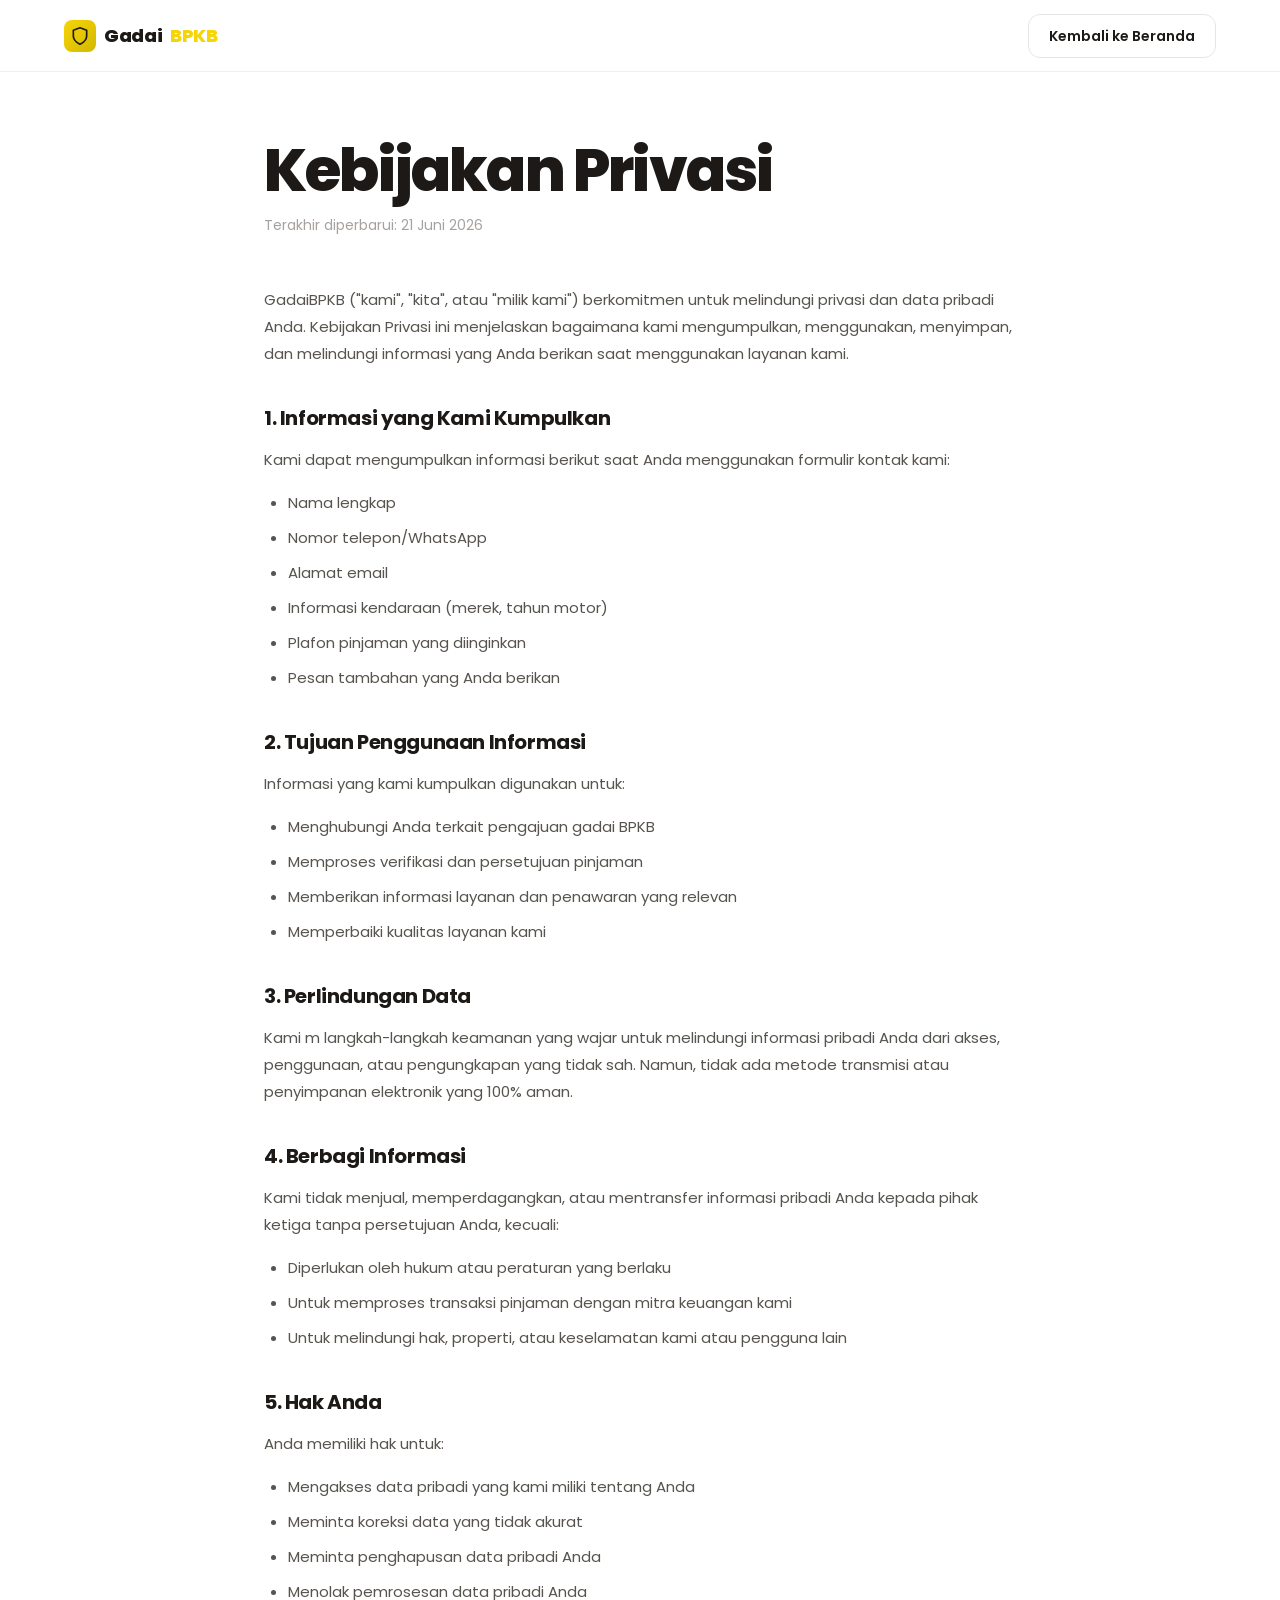
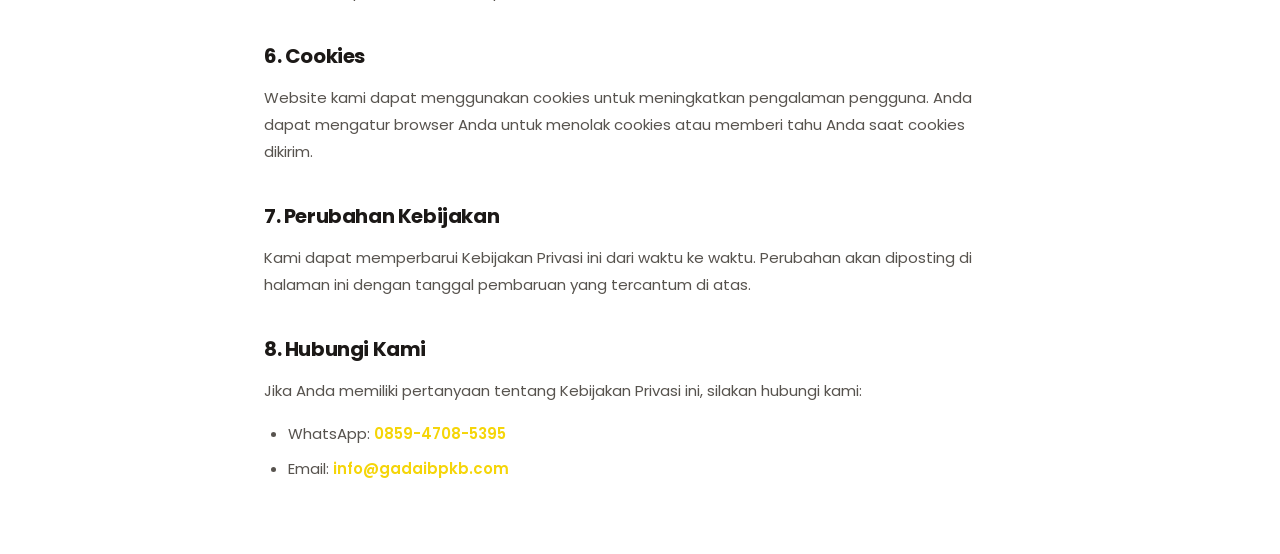
<file: privacy-policy.html>
<!DOCTYPE html>
<html lang="id">
<head>
  <meta charset="UTF-8">
  <meta name="viewport" content="width=device-width, initial-scale=1.0">
  <title>Kebijakan Privasi — GadaiBPKB</title>
  <link rel="icon" href="data:image/svg+xml,<svg xmlns='http://www.w3.org/2000/svg' viewBox='0 0 100 100'><text y='.9em' font-size='90'>🛡️</text></svg>">
  <link rel="preconnect" href="https://fonts.googleapis.com">
  <link rel="preconnect" href="https://fonts.gstatic.com" crossorigin>
  <link href="https://fonts.googleapis.com/css2?family=Poppins:wght@400;500;600;700;800&display=swap" rel="stylesheet">
  <link rel="stylesheet" href="css/style.css">
  <style>
    .legal-page { padding-top: calc(var(--navbar-h) + 4rem); padding-bottom: 4rem; min-height: 100vh; }
    .legal-page .container { max-width: 800px; }
    .legal-page h1 { margin-bottom: 0.5rem; }
    .legal-page .legal-updated { color: var(--text-muted); font-size: 0.875rem; margin-bottom: 3rem; }
    .legal-page h2 { font-size: 1.25rem; margin-top: 2.5rem; margin-bottom: 1rem; color: var(--text); }
    .legal-page p, .legal-page li { font-size: 0.9375rem; color: var(--text-dim); line-height: 1.8; margin-bottom: 1rem; }
    .legal-page ul { padding-left: 1.5rem; list-style: disc; }
    .legal-page ul li { margin-bottom: 0.5rem; }
    .legal-page a { color: var(--yellow); font-weight: 600; }
    .legal-page a:hover { text-decoration: underline; }
  </style>
</head>
<body>

  <nav id="navbar" class="navbar">
    <div class="container navbar-inner">
      <a href="index.html" class="navbar-brand">
        <span class="brand-icon">
          <svg width="20" height="20" viewBox="0 0 24 24" fill="none" stroke="currentColor" stroke-width="2" stroke-linecap="round" stroke-linejoin="round">
            <path d="M12 22s8-4 8-10V5l-8-3-8 3v7c0 6 8 10 8 10z"/>
          </svg>
        </span>
        Gadai<span class="brand-accent">BPKB</span>
      </a>
      <a href="index.html" class="btn btn-outline btn-sm">Kembali ke Beranda</a>
    </div>
  </nav>

  <main class="legal-page">
    <div class="container">
      <h1>Kebijakan Privasi</h1>
      <p class="legal-updated">Terakhir diperbarui: 21 Juni 2026</p>

      <p>GadaiBPKB ("kami", "kita", atau "milik kami") berkomitmen untuk melindungi privasi dan data pribadi Anda. Kebijakan Privasi ini menjelaskan bagaimana kami mengumpulkan, menggunakan, menyimpan, dan melindungi informasi yang Anda berikan saat menggunakan layanan kami.</p>

      <h2>1. Informasi yang Kami Kumpulkan</h2>
      <p>Kami dapat mengumpulkan informasi berikut saat Anda menggunakan formulir kontak kami:</p>
      <ul>
        <li>Nama lengkap</li>
        <li>Nomor telepon/WhatsApp</li>
        <li>Alamat email</li>
        <li>Informasi kendaraan (merek, tahun motor)</li>
        <li>Plafon pinjaman yang diinginkan</li>
        <li>Pesan tambahan yang Anda berikan</li>
      </ul>

      <h2>2. Tujuan Penggunaan Informasi</h2>
      <p>Informasi yang kami kumpulkan digunakan untuk:</p>
      <ul>
        <li>Menghubungi Anda terkait pengajuan gadai BPKB</li>
        <li>Memproses verifikasi dan persetujuan pinjaman</li>
        <li>Memberikan informasi layanan dan penawaran yang relevan</li>
        <li>Memperbaiki kualitas layanan kami</li>
      </ul>

      <h2>3. Perlindungan Data</h2>
      <p>Kami m langkah-langkah keamanan yang wajar untuk melindungi informasi pribadi Anda dari akses, penggunaan, atau pengungkapan yang tidak sah. Namun, tidak ada metode transmisi atau penyimpanan elektronik yang 100% aman.</p>

      <h2>4. Berbagi Informasi</h2>
      <p>Kami tidak menjual, memperdagangkan, atau mentransfer informasi pribadi Anda kepada pihak ketiga tanpa persetujuan Anda, kecuali:</p>
      <ul>
        <li>Diperlukan oleh hukum atau peraturan yang berlaku</li>
        <li>Untuk memproses transaksi pinjaman dengan mitra keuangan kami</li>
        <li>Untuk melindungi hak, properti, atau keselamatan kami atau pengguna lain</li>
      </ul>

      <h2>5. Hak Anda</h2>
      <p>Anda memiliki hak untuk:</p>
      <ul>
        <li>Mengakses data pribadi yang kami miliki tentang Anda</li>
        <li>Meminta koreksi data yang tidak akurat</li>
        <li>Meminta penghapusan data pribadi Anda</li>
        <li>Menolak pemrosesan data pribadi Anda</li>
      </ul>

      <h2>6. Cookies</h2>
      <p>Website kami dapat menggunakan cookies untuk meningkatkan pengalaman pengguna. Anda dapat mengatur browser Anda untuk menolak cookies atau memberi tahu Anda saat cookies dikirim.</p>

      <h2>7. Perubahan Kebijakan</h2>
      <p>Kami dapat memperbarui Kebijakan Privasi ini dari waktu ke waktu. Perubahan akan diposting di halaman ini dengan tanggal pembaruan yang tercantum di atas.</p>

      <h2>8. Hubungi Kami</h2>
      <p>Jika Anda memiliki pertanyaan tentang Kebijakan Privasi ini, silakan hubungi kami:</p>
      <ul>
        <li>WhatsApp: <a href="https://wa.me/6285947085395">0859-4708-5395</a></li>
        <li>Email: <a href="mailto:info@gadaibpkb.com">info@gadaibpkb.com</a></li>
      </ul>
    </div>
  </main>

</body>
</html>
</file>
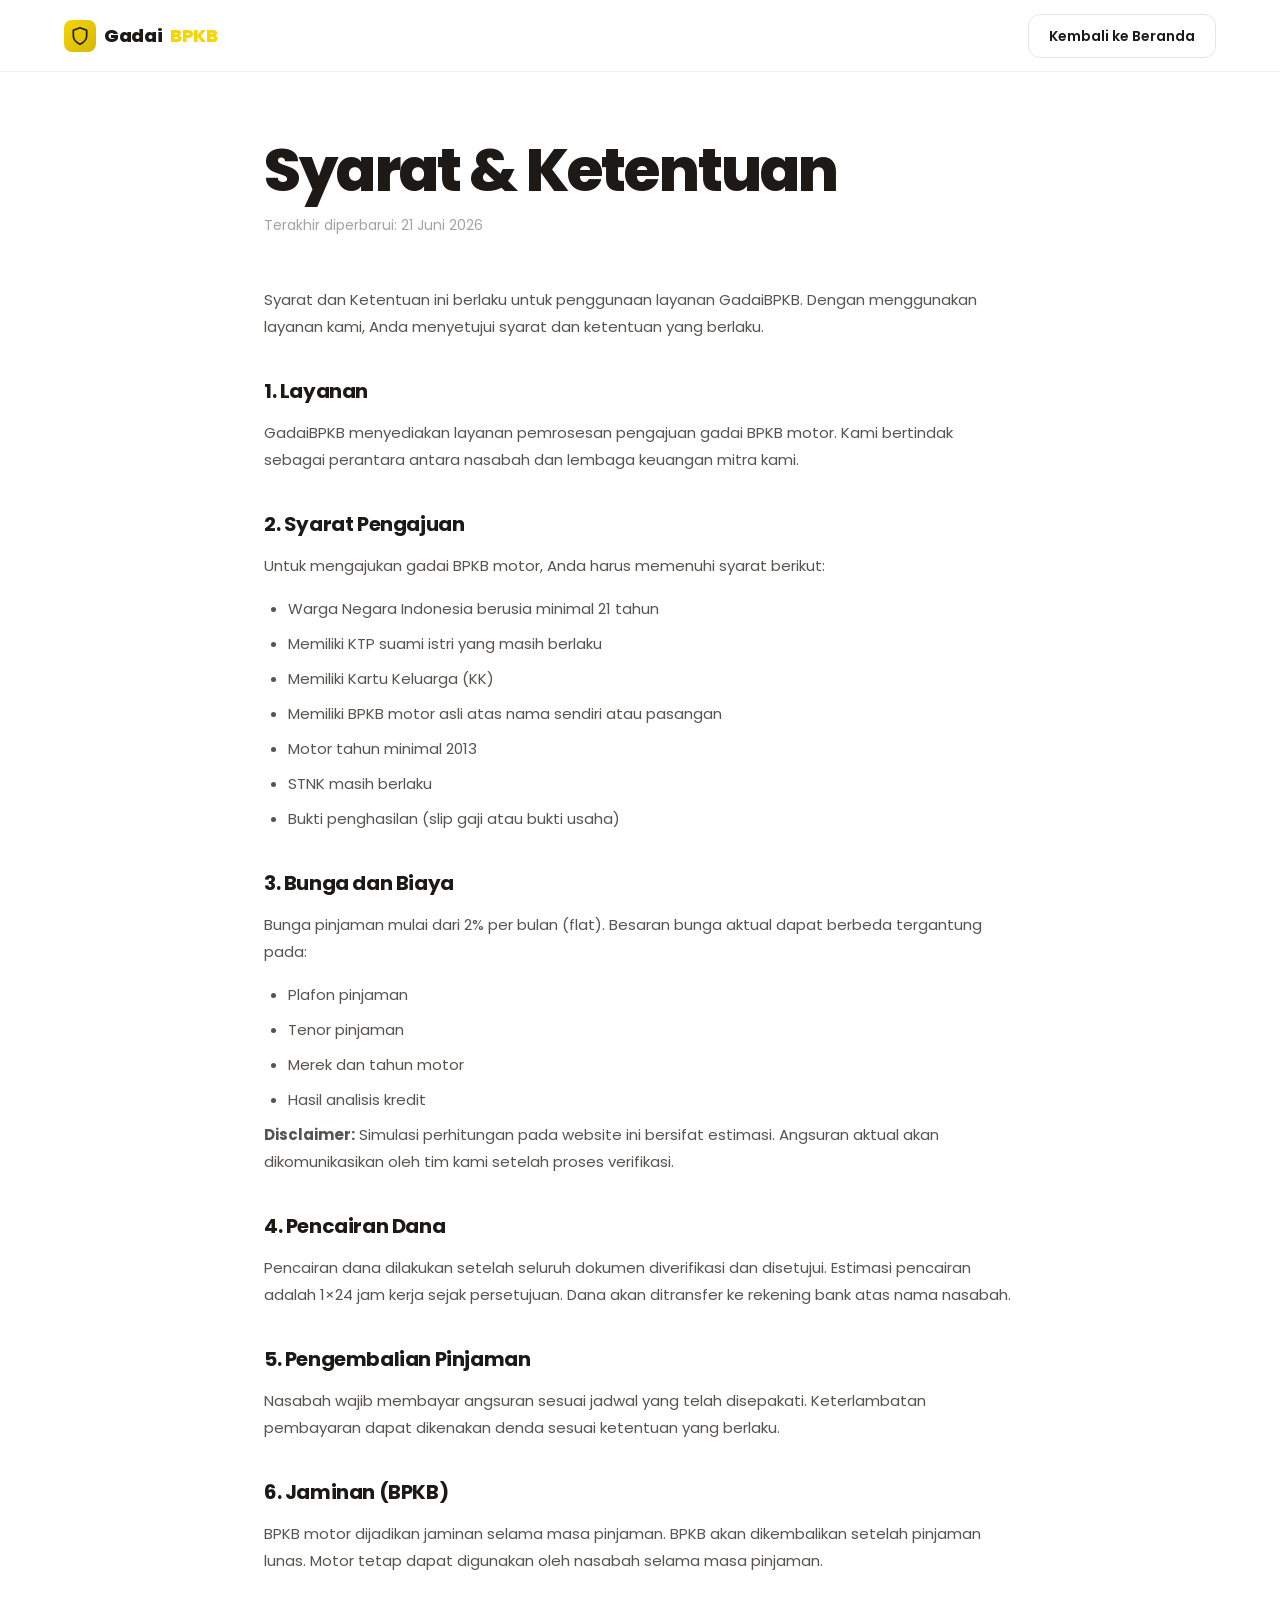
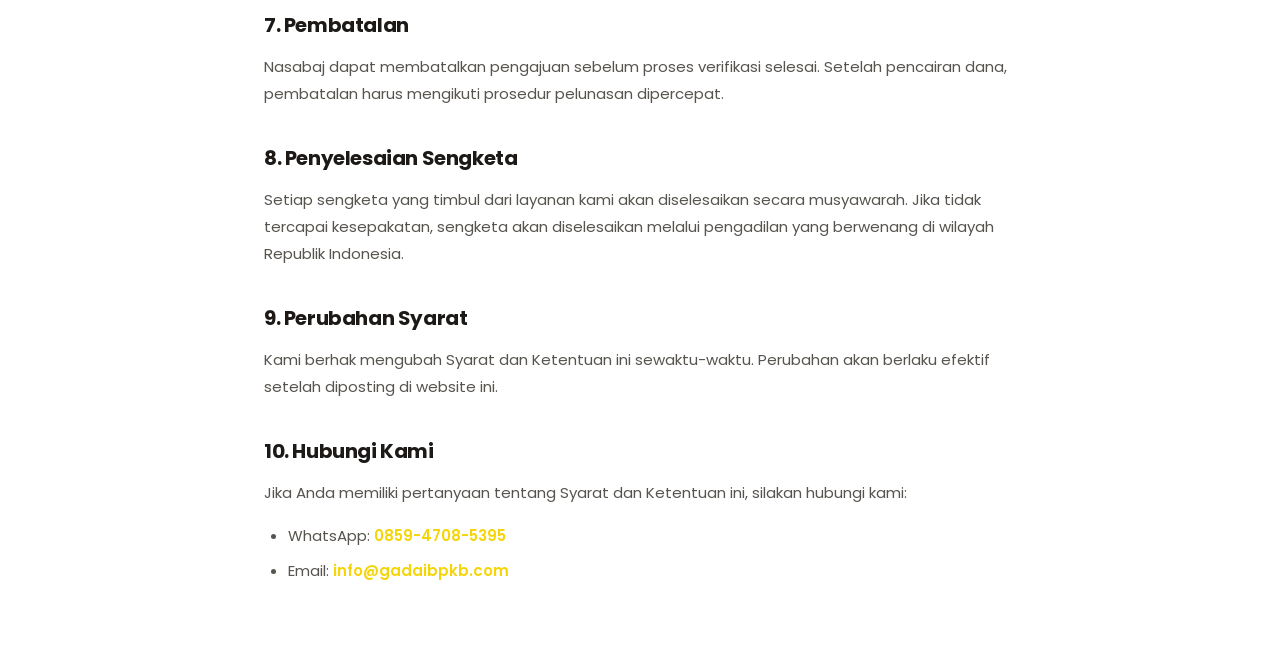
<file: terms.html>
<!DOCTYPE html>
<html lang="id">
<head>
  <meta charset="UTF-8">
  <meta name="viewport" content="width=device-width, initial-scale=1.0">
  <title>Syarat &amp; Ketentuan — GadaiBPKB</title>
  <link rel="icon" href="data:image/svg+xml,<svg xmlns='http://www.w3.org/2000/svg' viewBox='0 0 100 100'><text y='.9em' font-size='90'>🛡️</text></svg>">
  <link rel="preconnect" href="https://fonts.googleapis.com">
  <link rel="preconnect" href="https://fonts.gstatic.com" crossorigin>
  <link href="https://fonts.googleapis.com/css2?family=Poppins:wght@400;500;600;700;800&display=swap" rel="stylesheet">
  <link rel="stylesheet" href="css/style.css">
  <style>
    .legal-page { padding-top: calc(var(--navbar-h) + 4rem); padding-bottom: 4rem; min-height: 100vh; }
    .legal-page .container { max-width: 800px; }
    .legal-page h1 { margin-bottom: 0.5rem; }
    .legal-page .legal-updated { color: var(--text-muted); font-size: 0.875rem; margin-bottom: 3rem; }
    .legal-page h2 { font-size: 1.25rem; margin-top: 2.5rem; margin-bottom: 1rem; color: var(--text); }
    .legal-page p, .legal-page li { font-size: 0.9375rem; color: var(--text-dim); line-height: 1.8; margin-bottom: 1rem; }
    .legal-page ul { padding-left: 1.5rem; list-style: disc; }
    .legal-page ul li { margin-bottom: 0.5rem; }
    .legal-page a { color: var(--yellow); font-weight: 600; }
    .legal-page a:hover { text-decoration: underline; }
  </style>
</head>
<body>

  <nav id="navbar" class="navbar">
    <div class="container navbar-inner">
      <a href="index.html" class="navbar-brand">
        <span class="brand-icon">
          <svg width="20" height="20" viewBox="0 0 24 24" fill="none" stroke="currentColor" stroke-width="2" stroke-linecap="round" stroke-linejoin="round">
            <path d="M12 22s8-4 8-10V5l-8-3-8 3v7c0 6 8 10 8 10z"/>
          </svg>
        </span>
        Gadai<span class="brand-accent">BPKB</span>
      </a>
      <a href="index.html" class="btn btn-outline btn-sm">Kembali ke Beranda</a>
    </div>
  </nav>

  <main class="legal-page">
    <div class="container">
      <h1>Syarat &amp; Ketentuan</h1>
      <p class="legal-updated">Terakhir diperbarui: 21 Juni 2026</p>

      <p>Syarat dan Ketentuan ini berlaku untuk penggunaan layanan GadaiBPKB. Dengan menggunakan layanan kami, Anda menyetujui syarat dan ketentuan yang berlaku.</p>

      <h2>1. Layanan</h2>
      <p>GadaiBPKB menyediakan layanan pemrosesan pengajuan gadai BPKB motor. Kami bertindak sebagai perantara antara nasabah dan lembaga keuangan mitra kami.</p>

      <h2>2. Syarat Pengajuan</h2>
      <p>Untuk mengajukan gadai BPKB motor, Anda harus memenuhi syarat berikut:</p>
      <ul>
        <li>Warga Negara Indonesia berusia minimal 21 tahun</li>
        <li>Memiliki KTP suami istri yang masih berlaku</li>
        <li>Memiliki Kartu Keluarga (KK)</li>
        <li>Memiliki BPKB motor asli atas nama sendiri atau pasangan</li>
        <li>Motor tahun minimal 2013</li>
        <li>STNK masih berlaku</li>
        <li>Bukti penghasilan (slip gaji atau bukti usaha)</li>
      </ul>

      <h2>3. Bunga dan Biaya</h2>
      <p>Bunga pinjaman mulai dari 2% per bulan (flat). Besaran bunga aktual dapat berbeda tergantung pada:</p>
      <ul>
        <li>Plafon pinjaman</li>
        <li>Tenor pinjaman</li>
        <li>Merek dan tahun motor</li>
        <li>Hasil analisis kredit</li>
      </ul>
      <p><strong>Disclaimer:</strong> Simulasi perhitungan pada website ini bersifat estimasi. Angsuran aktual akan dikomunikasikan oleh tim kami setelah proses verifikasi.</p>

      <h2>4. Pencairan Dana</h2>
      <p>Pencairan dana dilakukan setelah seluruh dokumen diverifikasi dan disetujui. Estimasi pencairan adalah 1×24 jam kerja sejak persetujuan. Dana akan ditransfer ke rekening bank atas nama nasabah.</p>

      <h2>5. Pengembalian Pinjaman</h2>
      <p>Nasabah wajib membayar angsuran sesuai jadwal yang telah disepakati. Keterlambatan pembayaran dapat dikenakan denda sesuai ketentuan yang berlaku.</p>

      <h2>6. Jaminan (BPKB)</h2>
      <p>BPKB motor dijadikan jaminan selama masa pinjaman. BPKB akan dikembalikan setelah pinjaman lunas. Motor tetap dapat digunakan oleh nasabah selama masa pinjaman.</p>

      <h2>7. Pembatalan</h2>
      <p>Nasabaj dapat membatalkan pengajuan sebelum proses verifikasi selesai. Setelah pencairan dana, pembatalan harus mengikuti prosedur pelunasan dipercepat.</p>

      <h2>8. Penyelesaian Sengketa</h2>
      <p>Setiap sengketa yang timbul dari layanan kami akan diselesaikan secara musyawarah. Jika tidak tercapai kesepakatan, sengketa akan diselesaikan melalui pengadilan yang berwenang di wilayah Republik Indonesia.</p>

      <h2>9. Perubahan Syarat</h2>
      <p>Kami berhak mengubah Syarat dan Ketentuan ini sewaktu-waktu. Perubahan akan berlaku efektif setelah diposting di website ini.</p>

      <h2>10. Hubungi Kami</h2>
      <p>Jika Anda memiliki pertanyaan tentang Syarat dan Ketentuan ini, silakan hubungi kami:</p>
      <ul>
        <li>WhatsApp: <a href="https://wa.me/6285947085395">0859-4708-5395</a></li>
        <li>Email: <a href="mailto:info@gadaibpkb.com">info@gadaibpkb.com</a></li>
      </ul>
    </div>
  </main>

</body>
</html>
</file>
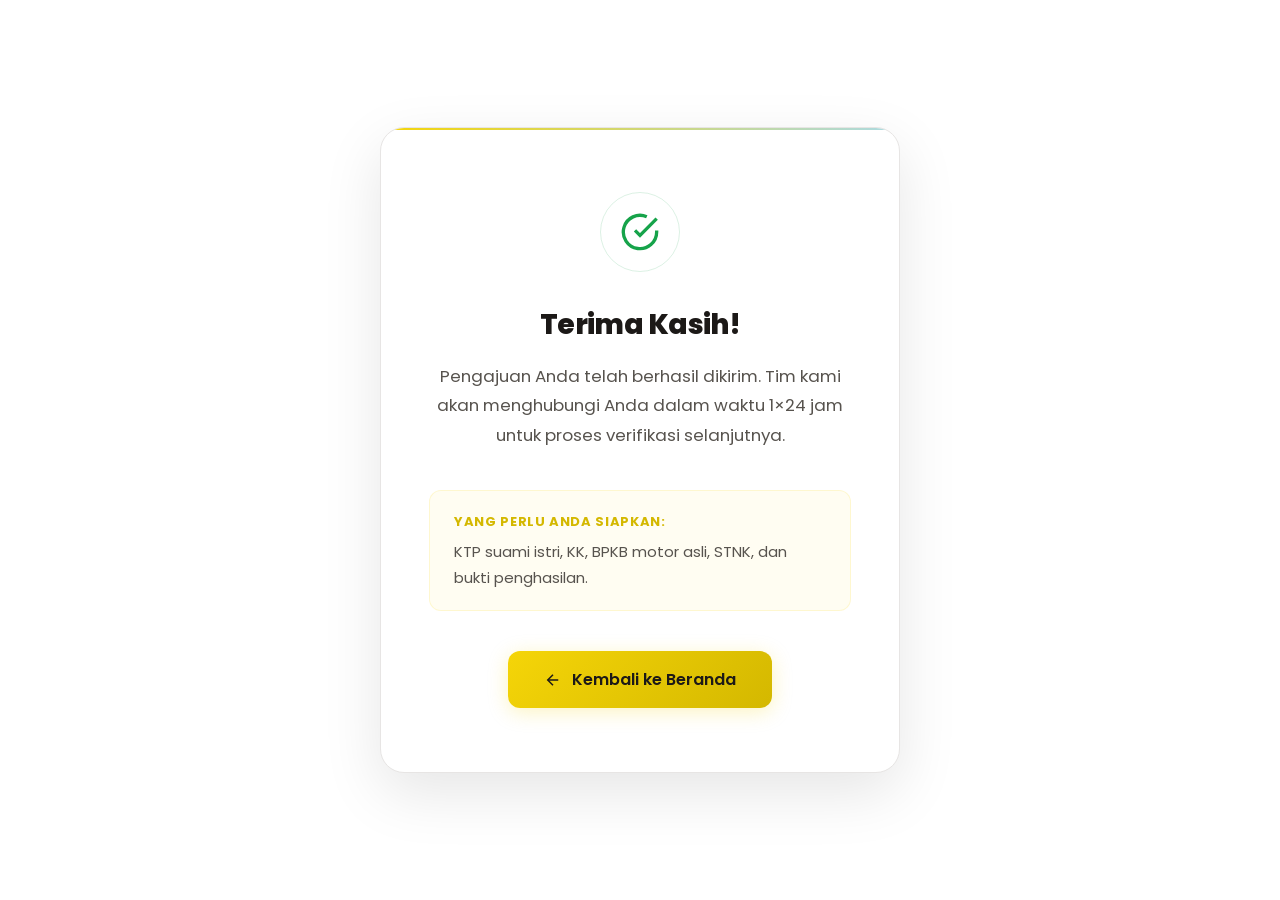
<file: thank-you.html>
<!DOCTYPE html>
<html lang="id">
<head>
  <meta charset="UTF-8">
  <meta name="viewport" content="width=device-width, initial-scale=1.0">
  <title>Terima Kasih — GadaiBPKB</title>
  <link rel="icon" href="data:image/svg+xml,<svg xmlns='http://www.w3.org/2000/svg' viewBox='0 0 100 100'><text y='.9em' font-size='90'>🛡️</text></svg>">
  <link rel="preconnect" href="https://fonts.googleapis.com">
  <link rel="preconnect" href="https://fonts.gstatic.com" crossorigin>
  <link href="https://fonts.googleapis.com/css2?family=Poppins:wght@400;500;600;700;800&display=swap" rel="stylesheet">
  <style>
    :root {
      --bg: #FFFFFF;
      --text: #1C1917;
      --text-dim: #57534E;
      --text-muted: #A8A29E;
      --yellow: #F5D508;
      --yellow-light: #FFE94A;
      --yellow-dark: #D4B800;
      --cyan: #ACDAE3;
      --success: #16A34A;
      --border: #E7E5E4;
      --font: 'Poppins', sans-serif;
    }

    *, *::before, *::after { box-sizing: border-box; margin: 0; padding: 0; }

    body {
      font-family: var(--font);
      background: var(--bg);
      min-height: 100vh;
      display: flex;
      align-items: center;
      justify-content: center;
      padding: 2rem;
      -webkit-font-smoothing: antialiased;
      overflow-x: hidden;
    }

    .thank-you-card {
      background: var(--bg);
      border: 1px solid var(--border);
      border-radius: 24px;
      padding: 4rem 3rem;
      text-align: center;
      max-width: 520px;
      width: 100%;
      position: relative;
      overflow: hidden;
      animation: fadeInUp 0.7s cubic-bezier(0, 0, 0.2, 1);
      box-shadow: 0 20px 60px rgba(0,0,0,0.1);
    }

    .thank-you-card::before {
      content: '';
      position: absolute;
      top: 0; left: 0; right: 0;
      height: 2px;
      background: linear-gradient(90deg, var(--yellow), var(--cyan));
    }

    .thank-you-card::after {
      content: '';
      position: absolute;
      top: -50%; right: -30%;
      width: 300px; height: 300px;
      background: radial-gradient(circle, rgba(245,213,8,0.06), transparent 70%);
      border-radius: 50%;
      pointer-events: none;
    }

    .success-icon {
      width: 80px; height: 80px;
      background: var(--success-light);
      border: 1px solid rgba(22,163,74,0.15);
      border-radius: 50%;
      display: flex; align-items: center; justify-content: center;
      margin: 0 auto 2rem;
      animation: scaleIn 0.5s cubic-bezier(0.175, 0.885, 0.32, 1.275) 0.2s both;
      position: relative; z-index: 1;
    }

    .success-icon svg { color: var(--success); }

    h1 {
      font-family: var(--font);
      font-size: 1.75rem;
      font-weight: 800;
      color: var(--text);
      margin-bottom: 1rem;
      letter-spacing: -0.02em;
      position: relative; z-index: 1;
    }

    .message {
      color: var(--text-dim);
      font-size: 1.05rem;
      line-height: 1.75;
      margin-bottom: 2.5rem;
      position: relative; z-index: 1;
    }

    .info-box {
      background: rgba(245,213,8,0.05);
      border: 1px solid rgba(245,213,8,0.15);
      border-radius: 12px;
      padding: 1.25rem 1.5rem;
      margin-bottom: 2.5rem;
      text-align: left;
      position: relative; z-index: 1;
    }

    .info-box p { color: var(--text-dim); font-size: 0.9375rem; line-height: 1.7; }
    .info-box strong {
      display: block; margin-bottom: 0.375rem;
      color: var(--yellow-dark); font-size: 0.8125rem;
      text-transform: uppercase; letter-spacing: 0.05em;
    }

    .back-btn {
      display: inline-flex; align-items: center; gap: 0.625rem;
      padding: 1rem 2.25rem;
      background: linear-gradient(135deg, var(--yellow), var(--yellow-dark));
      color: var(--text);
      font-family: var(--font); font-size: 1rem; font-weight: 600;
      border: none; border-radius: 12px; cursor: pointer; text-decoration: none;
      transition: all 0.3s cubic-bezier(0.4, 0, 0.2, 1);
      box-shadow: 0 4px 20px rgba(245,213,8,0.25);
      position: relative; z-index: 1;
    }

    .back-btn:hover {
      transform: translateY(-2px);
      box-shadow: 0 8px 32px rgba(245,213,8,0.35);
    }

    @keyframes fadeInUp { from { opacity: 0; transform: translateY(30px); } to { opacity: 1; transform: translateY(0); } }
    @keyframes scaleIn { from { opacity: 0; transform: scale(0.5); } to { opacity: 1; transform: scale(1); } }
    @keyframes spin { to { transform: rotate(360deg); } }

    @media (max-width: 480px) {
      .thank-you-card { padding: 3rem 1.5rem; }
      h1 { font-size: 1.5rem; }
    }

    @media (prefers-reduced-motion: reduce) {
      *, *::before, *::after { animation-duration: 0.01ms !important; transition-duration: 0.01ms !important; }
    }
  </style>
</head>
<body>
  <div class="thank-you-card">
    <div class="success-icon">
      <svg width="40" height="40" viewBox="0 0 24 24" fill="none" stroke="currentColor" stroke-width="2">
        <path d="M22 11.08V12a10 10 0 1 1-5.93-9.14"/>
        <polyline points="22 4 12 14.01 9 11.01"/>
      </svg>
    </div>
    <h1>Terima Kasih!</h1>
    <p class="message">Pengajuan Anda telah berhasil dikirim. Tim kami akan menghubungi Anda dalam waktu 1×24 jam untuk proses verifikasi selanjutnya.</p>
    <div class="info-box">
      <p><strong>Yang perlu Anda siapkan:</strong></p>
      <p>KTP suami istri, KK, BPKB motor asli, STNK, dan bukti penghasilan.</p>
    </div>
    <a href="index.html" class="back-btn">
      <svg width="18" height="18" viewBox="0 0 24 24" fill="none" stroke="currentColor" stroke-width="2">
        <line x1="19" y1="12" x2="5" y2="12"/>
        <polyline points="12 19 5 12 12 5"/>
      </svg>
      Kembali ke Beranda
    </a>
  </div>
</body>
</html>
</file>
<file: css/style.css>
/* ============================================
   GadaiBPKB — Adira-Inspired Yellow Theme
   Vanilla CSS
   ============================================ */

:root {
  --bg: #FFFFFF;
  --bg-alt: #F8F9FA;
  --bg-card: #F5F5F4;
  --text: #1C1917;
  --text-dim: #57534E;
  --text-muted: #A8A29E;
  --yellow: #F5D508;
  --yellow-light: #FFE94A;
  --yellow-dark: #D4B800;
  --cyan: #ACDAE3;
  --cyan-dark: #7BBFCC;
  --accent: #6B7280;
  --accent-light: rgba(107,114,128,0.12);
  --border: #E7E5E4;
  --border-light: #F5F5F4;
  --error: #EF4444;
  --error-light: rgba(239,68,68,0.1);
  --success: #16A34A;
  --success-light: rgba(22,163,74,0.1);
  --glass: rgba(255,255,255,0.7);
  --glass-border: rgba(0,0,0,0.06);
  --shadow-sm: 0 1px 3px rgba(0,0,0,0.06);
  --shadow: 0 4px 12px rgba(0,0,0,0.06);
  --shadow-md: 0 8px 30px rgba(0,0,0,0.08);
  --shadow-lg: 0 20px 60px rgba(0,0,0,0.1);
  --shadow-glow: 0 0 40px rgba(245,213,8,0.12);
  --r-sm: 8px;
  --r-md: 12px;
  --r-lg: 16px;
  --r-xl: 24px;
  --r-full: 9999px;
  --font: 'Poppins', sans-serif;
  --container: 1200px;
  --navbar-h: 72px;
  --ease: cubic-bezier(0.4, 0, 0.2, 1);
  --ease-out: cubic-bezier(0, 0, 0.2, 1);
  --ease-spring: cubic-bezier(0.175, 0.885, 0.32, 1.275);
}

*, *::before, *::after { box-sizing: border-box; margin: 0; padding: 0; }
html { scroll-behavior: smooth; scroll-padding-top: var(--navbar-h); -webkit-text-size-adjust: 100%; }
body {
  font-family: var(--font);
  font-size: 1rem;
  line-height: 1.6;
  color: var(--text-dim);
  background: var(--bg);
  -webkit-font-smoothing: antialiased;
  -moz-osx-font-smoothing: grayscale;
  overflow-x: hidden;
}
h1, h2, h3, h4, h5 {
  font-family: var(--font);
  color: var(--text);
  line-height: 1.15;
  font-weight: 700;
}
h1 { font-size: clamp(2.25rem, 5.5vw, 3.75rem); font-weight: 800; letter-spacing: -0.03em; }
h2 { font-size: clamp(1.75rem, 4vw, 2.75rem); font-weight: 700; letter-spacing: -0.02em; }
h3 { font-size: 1.25rem; font-weight: 600; }
a { text-decoration: none; color: inherit; }
img { max-width: 100%; display: block; }
ul { list-style: none; }
button { cursor: pointer; border: none; background: none; font: inherit; color: inherit; }
input, textarea, select { font: inherit; }
::selection { background: rgba(245,213,8,0.2); color: var(--text); }
:focus-visible { outline: 2px solid var(--yellow); outline-offset: 2px; border-radius: 4px; }
.hidden { display: none !important; }

/* ---- Preloader ---- */
.preloader {
  position: fixed; inset: 0; z-index: 99999;
  background: var(--bg);
  display: flex; align-items: center; justify-content: center;
  transition: opacity 0.5s var(--ease), visibility 0.5s;
}
.preloader.hidden { opacity: 0; visibility: hidden; pointer-events: none; }
.preloader-inner { text-align: center; }
.preloader-icon {
  color: var(--yellow);
  margin-bottom: 1rem;
  animation: preloaderPulse 1.5s ease-in-out infinite;
}
.preloader-text {
  font-family: var(--font); font-weight: 800; font-size: 1.5rem;
  color: var(--text); margin-bottom: 1.5rem;
  letter-spacing: -0.02em;
}
.preloader-bar { width: 120px; height: 3px; background: var(--border); border-radius: 3px; overflow: hidden; margin: 0 auto; }
.preloader-bar-fill { width: 0; height: 100%; background: linear-gradient(90deg, var(--yellow), var(--yellow-light)); border-radius: 3px; animation: preloaderBar 1.5s ease-in-out forwards; }

/* ---- Scroll Progress ---- */
.scroll-progress { position: fixed; top: 0; left: 0; height: 2px; background: linear-gradient(90deg, var(--yellow), var(--yellow-light)); z-index: 9999; transition: width 0.1s linear; width: 0; }

/* ---- Container ---- */
.container { width: 100%; max-width: var(--container); margin: 0 auto; padding: 0 1.5rem; }

/* ---- Section ---- */
.section { padding: 7rem 0; position: relative; }
.section-alt { background: var(--bg-alt); }
.section-header { text-align: center; max-width: 600px; margin: 0 auto 3.5rem; }
.section-header h2 { margin-bottom: 1rem; }
.section-label {
  display: inline-flex; align-items: center; gap: 0.5rem;
  font-size: 0.75rem; font-weight: 600; letter-spacing: 0.12em;
  text-transform: uppercase; color: var(--yellow); margin-bottom: 1.5rem;
}
.label-line { width: 24px; height: 1px; background: var(--yellow); }
.section-desc { font-size: 1.0625rem; color: var(--text-muted); line-height: 1.75; }
.text-yellow { color: var(--yellow); }

/* ---- Buttons ---- */
.btn {
  display: inline-flex; align-items: center; justify-content: center; gap: 0.625rem;
  font-family: var(--font); font-weight: 600; border-radius: var(--r-md);
  transition: all 0.3s var(--ease); white-space: nowrap; position: relative; overflow: hidden;
}
.btn:active { transform: scale(0.97); }
.btn-sm { padding: 0.625rem 1.25rem; font-size: 0.875rem; }
.btn-lg { padding: 1rem 2.25rem; font-size: 1rem; }
.btn-block { width: 100%; }

.btn-yellow {
  background: linear-gradient(135deg, var(--yellow), var(--yellow-dark));
  color: var(--text);
  box-shadow: 0 4px 20px rgba(245,213,8,0.25);
}
.btn-yellow:hover {
  box-shadow: 0 8px 32px rgba(245,213,8,0.35);
  transform: translateY(-2px);
}
.btn-yellow::after {
  content: '';
  position: absolute; inset: 0;
  background: linear-gradient(135deg, rgba(255,255,255,0.15), transparent);
  opacity: 0; transition: opacity 0.3s;
}
.btn-yellow:hover::after { opacity: 1; }

.btn-outline {
  background: transparent;
  color: var(--text);
  border: 1.5px solid var(--border);
}
.btn-outline:hover {
  background: var(--bg-card);
  border-color: var(--text-muted);
  transform: translateY(-2px);
}

/* ---- Navbar ---- */
.navbar {
  position: fixed; top: 0; left: 0; right: 0; height: var(--navbar-h);
  background: rgba(255,255,255,0.85);
  backdrop-filter: blur(20px); -webkit-backdrop-filter: blur(20px);
  border-bottom: 1px solid var(--glass-border);
  z-index: 1000; transition: all 0.3s var(--ease);
}
.navbar.scrolled { background: rgba(255,255,255,0.95); box-shadow: var(--shadow); }
.navbar-inner {
  display: flex; align-items: center; justify-content: space-between;
  height: var(--navbar-h);
}
.navbar-brand {
  display: inline-flex; align-items: center; gap: 0.5rem;
  font-weight: 800; font-size: 1.125rem; color: var(--text);
  letter-spacing: -0.02em;
}
.brand-icon {
  display: inline-flex; align-items: center; justify-content: center;
  width: 32px; height: 32px;
  background: linear-gradient(135deg, var(--yellow), var(--yellow-dark));
  color: var(--text); border-radius: var(--r-sm);
}
.brand-accent { color: var(--yellow); }
.navbar-links { display: flex; gap: 2rem; }
.navbar-links a {
  font-size: 0.875rem; font-weight: 500; color: var(--text-dim);
  transition: color 0.25s;
}
.navbar-links a:hover { color: var(--yellow); }
.navbar-cta { display: inline-flex; }
.navbar-toggle {
  display: none; flex-direction: column; gap: 5px;
  width: 24px; padding: 0;
}
.navbar-toggle span {
  display: block; width: 100%; height: 2px; background: var(--text);
  border-radius: 2px; transition: all 0.3s var(--ease);
}
.navbar-mobile {
  display: none; flex-direction: column; gap: 0.75rem;
  padding: 1.5rem; background: var(--bg);
  border-bottom: 1px solid var(--border);
}
.navbar-mobile.open { display: flex; }
.navbar-mobile a {
  font-size: 0.9375rem; font-weight: 500; color: var(--text-dim); padding: 0.5rem 0;
}
.navbar-mobile a:hover { color: var(--yellow); }

/* ---- Hero ---- */
.hero {
  padding-top: calc(var(--navbar-h) + 5rem); padding-bottom: 7rem;
  position: relative; overflow: hidden; min-height: 100vh;
  display: flex; align-items: center;
}
.hero-mesh { position: absolute; inset: 0; pointer-events: none; overflow: hidden; }
.mesh-blob {
  position: absolute; border-radius: 50%; filter: blur(100px); opacity: 0.5;
  animation: meshFloat 12s ease-in-out infinite;
}
.blob-1 { width: 600px; height: 600px; background: radial-gradient(circle, rgba(245,213,8,0.12), transparent 70%); top: -10%; left: -5%; }
.blob-2 { width: 500px; height: 500px; background: radial-gradient(circle, rgba(172,218,227,0.08), transparent 70%); bottom: -15%; right: -10%; animation-delay: -4s; }
.blob-3 { width: 350px; height: 350px; background: radial-gradient(circle, rgba(245,213,8,0.06), transparent 70%); top: 40%; right: 20%; animation-delay: -8s; }

.hero-inner {
  display: grid; grid-template-columns: 1fr 1fr; gap: 4rem;
  align-items: center; position: relative; z-index: 1;
}
.hero-content { max-width: 560px; }
.hero-badge {
  display: inline-flex; align-items: center; gap: 0.5rem;
  padding: 0.5rem 1rem;
  background: var(--success-light); color: var(--success);
  font-size: 0.8125rem; font-weight: 600; border-radius: var(--r-full);
  margin-bottom: 2rem; border: 1px solid rgba(22,163,74,0.15);
}
.hero-title { margin-bottom: 1.5rem; }
.hero-desc { font-size: 1.125rem; color: var(--text-muted); line-height: 1.8; margin-bottom: 2.5rem; max-width: 480px; }
.hero-buttons { display: flex; gap: 1rem; margin-bottom: 3rem; flex-wrap: wrap; }
.hero-trust { display: flex; gap: 2rem; flex-wrap: wrap; }
.trust-item {
  display: flex; align-items: center; gap: 0.5rem;
  font-size: 0.875rem; font-weight: 500; color: var(--text-dim);
}
.trust-item svg { color: var(--success); flex-shrink: 0; }

/* Hero Visual */
.hero-visual { display: flex; justify-content: center; align-items: center; position: relative; }
.visual-container { position: relative; width: 420px; height: 420px; }
.visual-orb {
  position: absolute; inset: 0; border-radius: 50%;
  background: radial-gradient(circle at 30% 30%, rgba(245,213,8,0.08), rgba(172,218,227,0.04), transparent 70%);
  border: 1px solid var(--border);
  animation: orbPulse 6s ease-in-out infinite;
}
.motorcycle-icon {
  position: absolute; top: 50%; left: 50%; transform: translate(-50%, -50%);
  color: var(--text); animation: heroFloat 5s ease-in-out infinite;
}
.float-card {
  position: absolute; display: flex; align-items: center; gap: 0.625rem;
  padding: 0.75rem 1.125rem; background: var(--bg);
  border: 1px solid var(--border); border-radius: var(--r-md);
  box-shadow: var(--shadow-md); font-size: 0.8125rem; font-weight: 600; color: var(--text);
  animation: floatCard 7s ease-in-out infinite;
}
.dot { width: 8px; height: 8px; border-radius: 50%; flex-shrink: 0; }
.dot-green { background: var(--success); box-shadow: 0 0 8px rgba(22,163,74,0.3); }
.dot-yellow { background: var(--yellow); box-shadow: 0 0 8px rgba(245,213,8,0.3); }
.dot-cyan { background: var(--cyan); box-shadow: 0 0 8px rgba(172,218,227,0.3); }
.fc-1 { top: 5%; right: -10%; }
.fc-2 { bottom: 30%; left: -15%; animation-delay: -2.5s; }
.fc-3 { bottom: 5%; right: -5%; animation-delay: -5s; }

/* ---- Trust Bar ---- */
.trustbar { padding: 3rem 0; border-bottom: 1px solid var(--border); }
.trustbar-inner { display: flex; align-items: center; justify-content: center; gap: 3rem; flex-wrap: wrap; }
.trustbar-item { text-align: center; }
.trustbar-number { font-size: 1.5rem; font-weight: 800; color: var(--yellow); letter-spacing: -0.02em; }
.trustbar-label { font-size: 0.8125rem; color: var(--text-muted); margin-top: 0.25rem; }
.trustbar-divider { width: 1px; height: 40px; background: var(--border); }

/* ---- Features ---- */
.features-grid { display: grid; grid-template-columns: repeat(3, 1fr); gap: 1.5rem; }
.feature-card {
  background: var(--bg); border: 1px solid var(--border); border-radius: var(--r-lg);
  padding: 2rem; transition: all 0.4s var(--ease); position: relative; overflow: hidden;
}
.feature-card::before {
  content: ''; position: absolute; inset: 0;
  background: radial-gradient(circle at 50% 0%, rgba(245,213,8,0.04), transparent 60%);
  opacity: 0; transition: opacity 0.4s;
}
.feature-card:hover::before { opacity: 1; }
.feature-card:hover { border-color: rgba(245,213,8,0.2); transform: translateY(-4px); box-shadow: var(--shadow-glow); }
.feature-icon {
  width: 48px; height: 48px; display: flex; align-items: center; justify-content: center;
  background: linear-gradient(135deg, rgba(245,213,8,0.1), rgba(245,213,8,0.03));
  color: var(--yellow); border-radius: var(--r-md); margin-bottom: 1.25rem;
  transition: transform 0.3s var(--ease-spring);
}
.feature-card:hover .feature-icon { transform: scale(1.1) rotate(-3deg); }
.feature-card h3 { margin-bottom: 0.5rem; color: var(--text); }
.feature-card p { font-size: 0.875rem; color: var(--text-dim); line-height: 1.7; }

/* ---- Services ---- */
.services-grid { display: grid; grid-template-columns: repeat(2, 1fr); gap: 1.5rem; }
.service-card {
  background: var(--bg); border: 1px solid var(--border); border-radius: var(--r-xl);
  padding: 2.5rem; position: relative; display: flex; flex-direction: column;
  transition: all 0.4s var(--ease); overflow: hidden;
}
.service-card::before {
  content: ''; position: absolute; top: 0; left: 0; right: 0; height: 2px;
  background: linear-gradient(90deg, var(--yellow), var(--cyan));
  opacity: 0; transition: opacity 0.4s;
}
.service-card:hover::before { opacity: 1; }
.service-card:hover { border-color: rgba(0,0,0,0.1); transform: translateY(-6px); box-shadow: var(--shadow-lg); }
.service-card.featured {
  border-color: rgba(245,213,8,0.2);
  background: linear-gradient(135deg, rgba(245,213,8,0.03), var(--bg));
}
.service-card.featured::before { opacity: 1; }
.service-badge {
  position: absolute; top: 1.5rem; right: 1.5rem;
  padding: 0.375rem 0.875rem; background: var(--bg-card);
  color: var(--text-dim); font-size: 0.6875rem; font-weight: 700;
  border-radius: var(--r-full); text-transform: uppercase; letter-spacing: 0.05em;
}
.badge-yellow { background: linear-gradient(135deg, var(--yellow), var(--yellow-dark)); color: var(--text); }
.service-icon {
  width: 56px; height: 56px; display: flex; align-items: center; justify-content: center;
  background: linear-gradient(135deg, rgba(245,213,8,0.12), rgba(245,213,8,0.03));
  color: var(--yellow); border-radius: var(--r-lg); margin-bottom: 1.5rem;
}
.service-card h3 { font-size: 1.375rem; margin-bottom: 0.625rem; color: var(--text); }
.service-desc { font-size: 0.9375rem; color: var(--text-dim); line-height: 1.7; margin-bottom: 1.5rem; }
.service-features { display: flex; flex-direction: column; gap: 0.75rem; margin-bottom: 2rem; flex: 1; }
.service-features li {
  display: flex; align-items: center; gap: 0.625rem;
  font-size: 0.9375rem; color: var(--text-dim);
}
.service-features li svg { color: var(--success); flex-shrink: 0; }
.service-price { margin-bottom: 1.5rem; }
.price-label { display: block; font-size: 0.75rem; color: var(--text-muted); margin-bottom: 0.25rem; text-transform: uppercase; letter-spacing: 0.05em; }
.price-value {
  font-size: 1.75rem; font-weight: 800;
  background: linear-gradient(135deg, var(--yellow), var(--yellow-light));
  -webkit-background-clip: text; -webkit-text-fill-color: transparent; background-clip: text;
}

/* ---- Timeline (How It Works) ---- */
.timeline { position: relative; max-width: 700px; margin: 0 auto; }
.timeline-line {
  position: absolute; left: 28px; top: 0; bottom: 0; width: 2px;
  background: linear-gradient(180deg, var(--yellow), var(--cyan), var(--yellow));
  opacity: 0.2;
}
.timeline-item { display: flex; gap: 2rem; padding-bottom: 3rem; position: relative; }
.timeline-item:last-child { padding-bottom: 0; }
.timeline-marker {
  flex-shrink: 0; width: 56px; height: 56px;
  display: flex; align-items: center; justify-content: center;
  background: var(--bg); border: 2px solid var(--border); border-radius: 50%;
  position: relative; z-index: 1; transition: all 0.4s var(--ease);
}
.timeline-item:hover .timeline-marker { border-color: var(--yellow); box-shadow: 0 0 20px rgba(245,213,8,0.15); }
.step-num { font-size: 1rem; font-weight: 700; color: var(--text-muted); transition: color 0.3s; }
.timeline-item:hover .step-num { color: var(--yellow); }
.timeline-content {
  background: var(--bg); border: 1px solid var(--border); border-radius: var(--r-lg);
  padding: 1.75rem; flex: 1; transition: all 0.3s var(--ease);
}
.timeline-item:hover .timeline-content { border-color: rgba(0,0,0,0.1); box-shadow: var(--shadow); }
.timeline-content h3 { color: var(--text); margin-bottom: 0.5rem; font-size: 1.125rem; }
.timeline-content p { font-size: 0.9375rem; color: var(--text-dim); line-height: 1.7; }

/* ---- Testimonials ---- */
.testimonials-scroll {
  display: flex; gap: 1.5rem; overflow-x: auto;
  scroll-snap-type: x mandatory; scrollbar-width: none;
  -ms-overflow-style: none; padding-bottom: 1rem;
}
.testimonials-scroll::-webkit-scrollbar { display: none; }
.testimonial-card {
  min-width: 360px; max-width: 400px; flex-shrink: 0;
  scroll-snap-align: start; background: var(--bg);
  border: 1px solid var(--border); border-radius: var(--r-xl);
  padding: 2rem; transition: all 0.3s var(--ease); position: relative;
}
.testimonial-card::before {
  content: '\201C'; position: absolute; top: 1.25rem; left: 1.5rem;
  font-size: 4rem; font-family: Georgia, serif; color: var(--yellow); opacity: 0.12; line-height: 1;
}
.testimonial-card:hover { border-color: rgba(245,213,8,0.2); transform: translateY(-4px); box-shadow: var(--shadow); }
.testimonial-stars { display: flex; gap: 2px; margin-bottom: 1.25rem; }
.testimonial-stars svg { color: var(--yellow); }
.testimonial-text { font-size: 0.9375rem; color: var(--text-dim); line-height: 1.8; margin-bottom: 1.5rem; font-style: italic; }
.testimonial-author { display: flex; align-items: center; gap: 0.875rem; }
.avatar {
  width: 44px; height: 44px; display: flex; align-items: center; justify-content: center;
  background: linear-gradient(135deg, var(--yellow), var(--yellow-dark));
  color: var(--text); border-radius: 50%; flex-shrink: 0;
  font-weight: 700; font-size: 0.875rem;
}
.author-name { display: block; font-size: 0.9375rem; font-weight: 600; color: var(--text); }
.author-role { font-size: 0.8125rem; color: var(--text-muted); }

/* ---- FAQ ---- */
.faq-layout { display: grid; grid-template-columns: 1fr 1.3fr; gap: 4rem; align-items: flex-start; }
.faq-header { position: sticky; top: calc(var(--navbar-h) + 2rem); }
.faq-header h2 { margin-bottom: 1rem; }
.faq-header .section-desc { margin-top: 1rem; }
.faq-header a { color: var(--yellow); font-weight: 600; }
.faq-header a:hover { text-decoration: underline; }
.faq-item {
  border: 1px solid var(--border); border-radius: var(--r-md);
  margin-bottom: 0.75rem; overflow: hidden; transition: all 0.3s var(--ease); background: var(--bg);
}
.faq-item.active { border-color: rgba(245,213,8,0.2); background: rgba(245,213,8,0.02); box-shadow: var(--shadow-sm); }
.faq-trigger {
  width: 100%; display: flex; align-items: center; justify-content: space-between;
  padding: 1.25rem 1.5rem; text-align: left; font-weight: 600; color: var(--text);
  gap: 1rem; transition: color 0.25s var(--ease);
}
.faq-trigger:hover { color: var(--yellow); }
.faq-trigger svg {
  flex-shrink: 0; width: 28px; height: 28px;
  display: flex; align-items: center; justify-content: center;
  border: 1px solid var(--border); border-radius: 50%;
  color: var(--text-muted); transition: all 0.3s var(--ease);
}
.faq-item.active .faq-trigger svg { transform: rotate(45deg); border-color: var(--yellow); color: var(--yellow); }
.faq-content { max-height: 0; overflow: hidden; transition: max-height 0.4s var(--ease); }
.faq-body { padding: 0 1.5rem 1.5rem; color: var(--text-dim); line-height: 1.8; font-size: 0.9375rem; }
.faq-body ul { list-style: disc; padding-left: 1.5rem; margin-top: 0.75rem; }
.faq-body ul li { margin-bottom: 0.5rem; }

/* ---- Contact ---- */
.contact-layout { display: grid; grid-template-columns: 1.2fr 1fr; gap: 3rem; align-items: flex-start; }
.contact-form-wrap .section-header { text-align: left; margin-bottom: 2rem; }
.contact-form-wrap .section-header .section-label { justify-content: flex-start; }
.form-row { display: grid; grid-template-columns: 1fr 1fr; gap: 1.25rem; }
.form-group { margin-bottom: 1.25rem; position: relative; }
.form-group label {
  display: block; font-size: 0.8125rem; font-weight: 600; color: var(--text-dim);
  margin-bottom: 0.5rem; transition: color 0.25s;
}
.form-group:focus-within label { color: var(--yellow); }
.required { color: var(--error); }
.form-group input, .form-group select, .form-group textarea {
  width: 100%; padding: 0.875rem 1rem; font-size: 0.9375rem;
  color: var(--text); background: var(--bg-alt);
  border: 1.5px solid var(--border); border-radius: var(--r-md);
  transition: all 0.25s var(--ease); outline: none;
}
.form-group input::placeholder, .form-group textarea::placeholder { color: var(--text-muted); opacity: 0.6; }
.form-group input:focus, .form-group select:focus, .form-group textarea:focus {
  border-color: var(--yellow); box-shadow: 0 0 0 3px rgba(245,213,8,0.1); background: var(--bg);
}
.form-group input.error, .form-group select.error { border-color: var(--error); box-shadow: 0 0 0 3px var(--error-light); }
.form-group select { appearance: none; background-image: url("data:image/svg+xml,%3Csvg xmlns='http://www.w3.org/2000/svg' width='12' height='12' viewBox='0 0 24 24' fill='none' stroke='%23A8A29E' stroke-width='2'%3E%3Cpolyline points='6 9 12 15 18 9'%3E%3C/polyline%3E%3C/svg%3E"); background-repeat: no-repeat; background-position: right 1rem center; padding-right: 2.5rem; }
.form-group textarea { resize: vertical; min-height: 100px; }
.error-msg { display: none; font-size: 0.75rem; color: var(--error); margin-top: 0.375rem; }
.form-group.has-error .error-msg { display: block; }
.char-counter { text-align: right; font-size: 0.75rem; color: var(--text-muted); margin-top: 0.375rem; }

.info-card {
  background: var(--bg); border: 1px solid var(--border); border-radius: var(--r-xl); padding: 2.5rem;
}
.info-card h3 { font-size: 1.375rem; margin-bottom: 2rem; color: var(--text); }
.info-items { display: flex; flex-direction: column; gap: 1.5rem; margin-bottom: 2rem; }
.info-item { display: flex; gap: 1rem; align-items: flex-start; }
.info-icon {
  flex-shrink: 0; width: 42px; height: 42px;
  display: flex; align-items: center; justify-content: center;
  background: linear-gradient(135deg, rgba(245,213,8,0.1), rgba(245,213,8,0.03));
  color: var(--yellow); border-radius: var(--r-sm);
}
.info-item strong { display: block; font-size: 0.8125rem; font-weight: 600; color: var(--text); margin-bottom: 0.125rem; }
.info-item p { font-size: 0.875rem; color: var(--text-dim); line-height: 1.5; }

/* ---- Footer ---- */
.footer { background: var(--text); color: rgba(255,255,255,0.6); padding: 4rem 0 0; }
.footer .navbar-brand { color: #fff; }
.footer .brand-accent { color: var(--yellow); }
.footer .brand-icon { background: linear-gradient(135deg, var(--yellow), var(--yellow-dark)); color: var(--text); }
.footer-inner { display: grid; grid-template-columns: 2fr 1fr 1fr 1fr; gap: 3rem; padding-bottom: 3rem; border-bottom: 1px solid rgba(255,255,255,0.1); }
.footer-brand p { font-size: 0.875rem; margin-top: 1rem; line-height: 1.7; }
.footer-links h4 { color: #fff; font-size: 0.875rem; font-weight: 600; margin-bottom: 1rem; }
.footer-links a { display: block; font-size: 0.875rem; padding: 0.375rem 0; transition: color 0.25s; }
.footer-links a:hover { color: var(--yellow); }
.footer-bottom { padding: 1.5rem 0; text-align: center; font-size: 0.8125rem; }

/* ---- WhatsApp FAB ---- */
.whatsapp-fab {
  position: fixed; bottom: 2rem; right: 2rem; z-index: 999;
  width: 56px; height: 56px;
  background: linear-gradient(135deg, #25D366, #128C7E);
  color: #fff; border-radius: 50%;
  display: flex; align-items: center; justify-content: center;
  box-shadow: 0 4px 20px rgba(37,211,102,0.3);
  transition: all 0.3s var(--ease);
  animation: waGlow 3s ease-in-out infinite;
}
.whatsapp-fab:hover { transform: scale(1.1); box-shadow: 0 8px 32px rgba(37,211,102,0.4); }

/* ---- Back to Top ---- */
.back-to-top {
  position: fixed; bottom: 2rem; right: 5.5rem; z-index: 999;
  width: 44px; height: 44px;
  background: var(--bg); border: 1px solid var(--border);
  border-radius: 50%; display: flex; align-items: center; justify-content: center;
  color: var(--text-dim); box-shadow: var(--shadow);
  opacity: 0; visibility: hidden; transform: translateY(10px);
  transition: all 0.3s var(--ease);
}
.back-to-top.visible { opacity: 1; visibility: visible; transform: translateY(0); }
.back-to-top:hover { background: var(--yellow); color: var(--text); border-color: var(--yellow); }

/* ---- Calculator ---- */
.calculator-card {
  background: var(--bg); border: 1px solid var(--border); border-radius: var(--r-xl);
  padding: 3rem; display: grid; grid-template-columns: 1fr 1fr; gap: 3rem;
  align-items: start; max-width: 900px; margin: 0 auto;
}
.calc-inputs { display: flex; flex-direction: column; gap: 2rem; }
.calc-group label {
  display: block; font-size: 0.8125rem; font-weight: 600; color: var(--text-dim);
  margin-bottom: 0.5rem;
}
.calc-value {
  font-size: 1.5rem; font-weight: 800; color: var(--yellow);
  margin-bottom: 0.75rem; letter-spacing: -0.02em;
}
.calc-group input[type="range"] {
  width: 100%; height: 6px; appearance: none; background: var(--border);
  border-radius: 3px; outline: none; cursor: pointer;
}
.calc-group input[type="range"]::-webkit-slider-thumb {
  appearance: none; width: 22px; height: 22px; border-radius: 50%;
  background: linear-gradient(135deg, var(--yellow), var(--yellow-dark));
  box-shadow: 0 2px 8px rgba(245,213,8,0.3); cursor: pointer;
  transition: transform 0.2s;
}
.calc-group input[type="range"]::-webkit-slider-thumb:hover { transform: scale(1.15); }
.calc-group input[type="range"]::-moz-range-thumb {
  width: 22px; height: 22px; border-radius: 50%; border: none;
  background: linear-gradient(135deg, var(--yellow), var(--yellow-dark));
  box-shadow: 0 2px 8px rgba(245,213,8,0.3); cursor: pointer;
}
.calc-tenor-btns { display: flex; gap: 0.75rem; margin-top: 0.5rem; }
.calc-tenor-btn {
  flex: 1; padding: 0.875rem 0; border: 1.5px solid var(--border); border-radius: var(--r-md);
  background: var(--bg); font-family: var(--font); font-size: 1rem; font-weight: 700;
  color: var(--text-dim); cursor: pointer; transition: all 0.25s var(--ease);
}
.calc-tenor-btn:hover { border-color: var(--yellow); color: var(--yellow); }
.calc-tenor-btn.active {
  background: linear-gradient(135deg, var(--yellow), var(--yellow-dark));
  border-color: var(--yellow); color: var(--text);
  box-shadow: 0 4px 16px rgba(245,213,8,0.25);
}
.calc-result {
  background: var(--bg-alt); border: 1px solid var(--border); border-radius: var(--r-lg);
  padding: 2.5rem; text-align: center;
}
.calc-result-label {
  font-size: 0.8125rem; font-weight: 600; color: var(--text-muted);
  text-transform: uppercase; letter-spacing: 0.05em; margin-bottom: 0.75rem;
}
.calc-result-value {
  font-size: 2.5rem; font-weight: 800; letter-spacing: -0.03em;
  background: linear-gradient(135deg, var(--yellow), var(--yellow-light));
  -webkit-background-clip: text; -webkit-text-fill-color: transparent; background-clip: text;
  margin-bottom: 0.75rem;
}
.calc-result-note { font-size: 0.75rem; color: var(--text-muted); margin-bottom: 2rem; }

/* ---- Mobile Sticky CTA ---- */
.sticky-cta {
  display: none; position: fixed; bottom: 0; left: 0; right: 0;
  z-index: 998; padding: 0.75rem 1rem; gap: 0.75rem;
  background: var(--bg); border-top: 1px solid var(--border);
  box-shadow: 0 -4px 20px rgba(0,0,0,0.08);
}
.sticky-btn {
  flex: 1; display: flex; align-items: center; justify-content: center; gap: 0.5rem;
  padding: 0.875rem 1rem; border-radius: var(--r-md);
  font-family: var(--font); font-weight: 600; font-size: 0.875rem;
  transition: all 0.3s var(--ease);
}
.sticky-wa { background: linear-gradient(135deg, #25D366, #128C7E); color: #fff; }
.sticky-wa:hover { box-shadow: 0 4px 16px rgba(37,211,102,0.3); }
.sticky-call { background: linear-gradient(135deg, var(--yellow), var(--yellow-dark)); color: var(--text); }
.sticky-call:hover { box-shadow: 0 4px 16px rgba(245,213,8,0.3); }

/* ---- Reveal Animation ---- */
.reveal {
  opacity: 0; transform: translateY(40px);
  transition: opacity 0.7s var(--ease-out), transform 0.7s var(--ease-out);
}
.reveal.revealed { opacity: 1; transform: translateY(0); }
.reveal-delay-1 { transition-delay: 0.1s; }
.reveal-delay-2 { transition-delay: 0.2s; }
.reveal-delay-3 { transition-delay: 0.3s; }
.reveal-delay-4 { transition-delay: 0.4s; }

/* ---- Keyframes ---- */
@keyframes preloaderPulse { 0%, 100% { transform: scale(1); } 50% { transform: scale(1.1); } }
@keyframes preloaderBar { 0% { width: 0; } 100% { width: 100%; } }
@keyframes meshFloat { 0%, 100% { transform: translate(0, 0) scale(1); } 33% { transform: translate(30px, -30px) scale(1.05); } 66% { transform: translate(-20px, 20px) scale(0.95); } }
@keyframes orbPulse { 0%, 100% { transform: scale(1); opacity: 1; } 50% { transform: scale(1.03); opacity: 0.8; } }
@keyframes heroFloat { 0%, 100% { transform: translate(-50%, -50%) translateY(0); } 50% { transform: translate(-50%, -50%) translateY(-10px); } }
@keyframes floatCard { 0%, 100% { transform: translateY(0); } 50% { transform: translateY(-8px); } }
@keyframes waGlow { 0%, 100% { box-shadow: 0 4px 20px rgba(37,211,102,0.3); } 50% { box-shadow: 0 4px 30px rgba(37,211,102,0.5); } }
@keyframes spin { to { transform: rotate(360deg); } }

/* ---- Responsive ---- */
@media (max-width: 1024px) {
  .hero-inner { grid-template-columns: 1fr; gap: 3rem; text-align: center; }
  .hero-content { display: flex; flex-direction: column; align-items: center; max-width: none; }
  .hero-desc { max-width: 520px; }
  .hero-buttons { justify-content: center; }
  .hero-trust { justify-content: center; }
  .visual-container { width: 300px; height: 300px; }
  .fc-1 { right: -5%; }
  .fc-2 { left: -5%; }
  .features-grid { grid-template-columns: repeat(2, 1fr); }
  .faq-layout { grid-template-columns: 1fr; gap: 2.5rem; }
  .faq-header { position: static; text-align: center; }
  .contact-layout { grid-template-columns: 1fr; }
  .footer-inner { grid-template-columns: 1fr 1fr; gap: 2rem; }
}

@media (max-width: 768px) {
  :root { --navbar-h: 64px; }
  .section { padding: 4rem 0; }
  .navbar-links, .navbar-cta { display: none; }
  .navbar-toggle { display: flex; }
  .hero { padding-top: calc(var(--navbar-h) + 2.5rem); padding-bottom: 4rem; min-height: auto; }
  .hero-buttons { flex-direction: column; width: 100%; }
  .hero-buttons .btn { width: 100%; }
  .hero-trust { flex-direction: column; gap: 0.75rem; align-items: center; }
  .visual-container { width: 240px; height: 240px; }
  .float-card { padding: 0.5rem 0.875rem; font-size: 0.75rem; }
  .features-grid { grid-template-columns: 1fr; }
  .services-grid { grid-template-columns: 1fr; }
  .service-card { padding: 1.5rem; }
  .trustbar-inner { gap: 1.5rem; }
  .trustbar-divider { display: none; }
  .testimonial-card { min-width: 300px; }
  .form-row { grid-template-columns: 1fr; }
  .footer-inner { grid-template-columns: 1fr; gap: 1.5rem; }
  .back-to-top { right: 1.5rem; bottom: 5rem; }
  .whatsapp-fab { right: 1.5rem; bottom: 5rem; }
  .calculator-card { grid-template-columns: 1fr; padding: 1.5rem; gap: 2rem; }
  .calc-result { padding: 1.5rem; }
  .calc-result-value { font-size: 2rem; }
  .sticky-cta { display: flex; }
  body { padding-bottom: 70px; }
}

@media (max-width: 480px) {
  .visual-container { width: 200px; height: 200px; }
  .fc-1 { right: -15%; top: 0; }
  .fc-2 { left: -10%; }
  .testimonial-card { min-width: 280px; padding: 1.5rem; }
}

@media (prefers-reduced-motion: reduce) {
  *, *::before, *::after { animation-duration: 0.01ms !important; animation-iteration-count: 1 !important; transition-duration: 0.01ms !important; }
  .reveal { opacity: 1; transform: none; }
  html { scroll-behavior: auto; }
}
</file>
